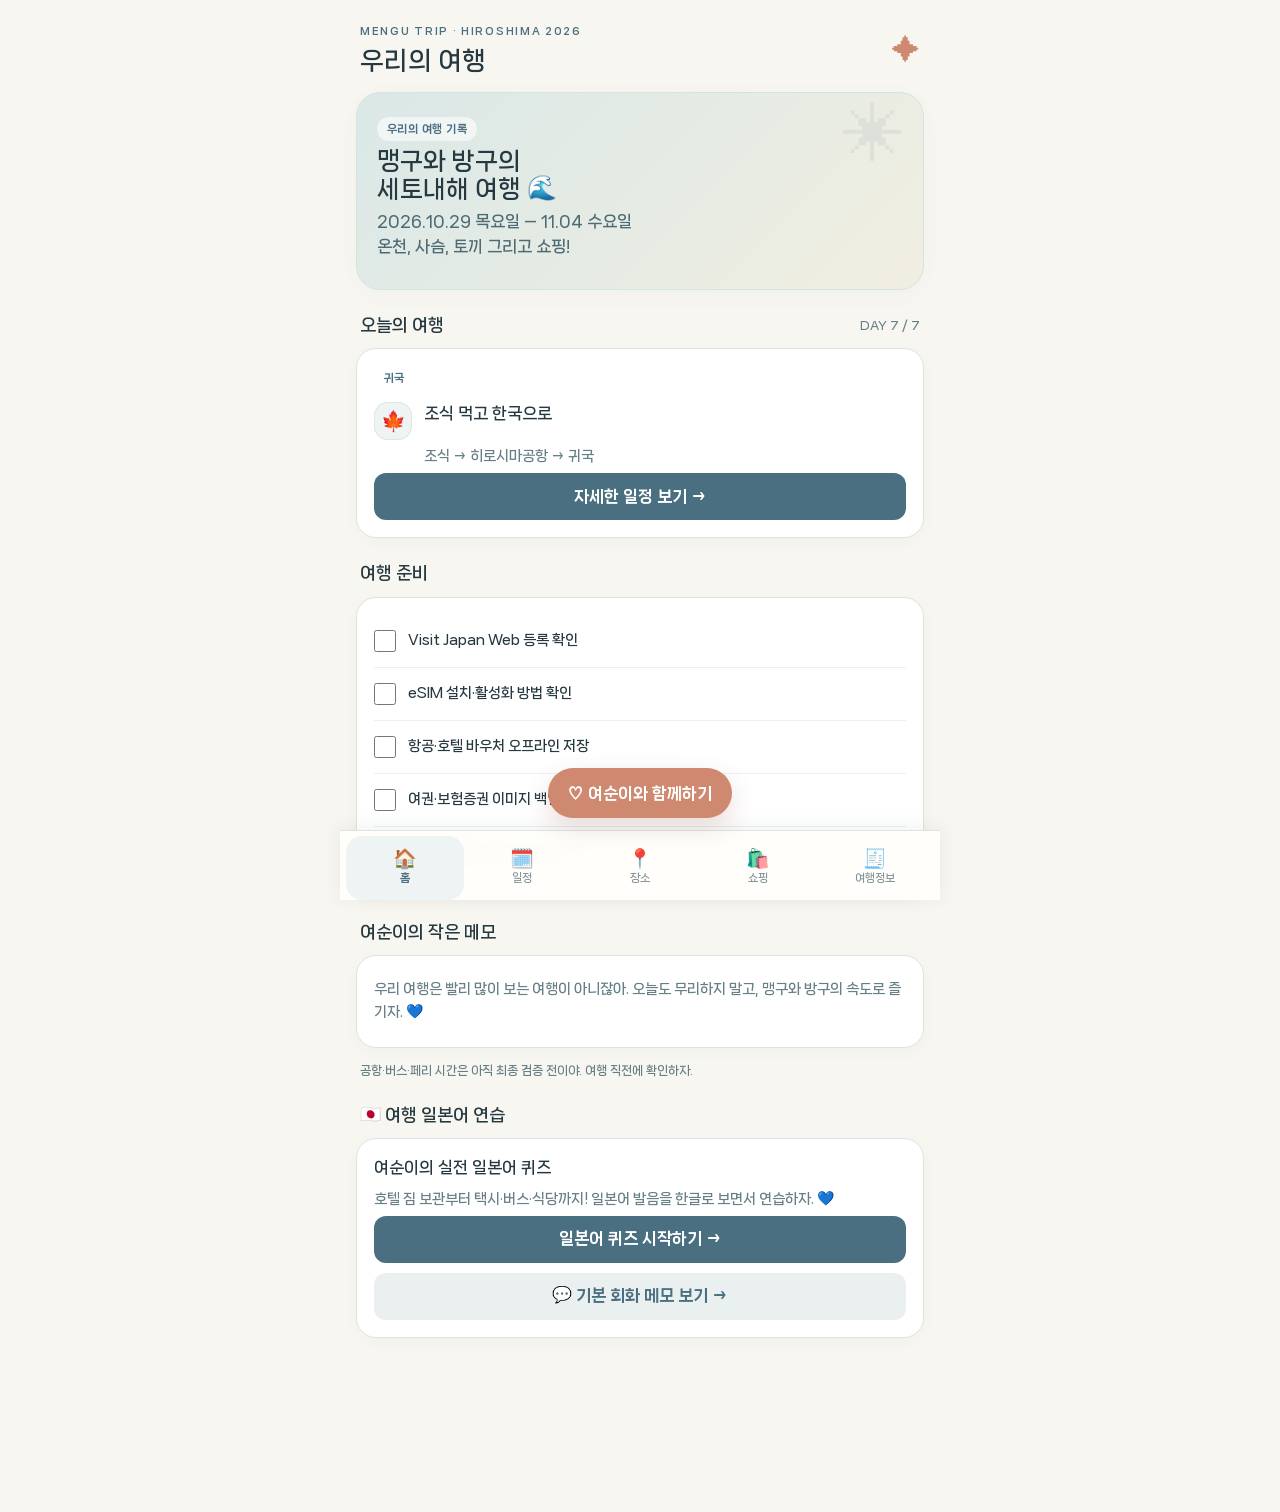
<file: index.html>
<!doctype html><html lang="ko"><head><meta charset="utf-8"><meta name="viewport" content="width=device-width,initial-scale=1,viewport-fit=cover"><meta name="theme-color" content="#f8f6f0"><meta name="apple-mobile-web-app-capable" content="yes"><meta name="apple-mobile-web-app-status-bar-style" content="default"><meta name="apple-mobile-web-app-title" content="맹구 여행"><meta name="description" content="맹구와 방구의 히로시마 여행 노트"><link rel="manifest" href="./manifest.webmanifest"><link rel="apple-touch-icon" href="./assets/icon-192.png"><link rel="stylesheet" href="./style.css"><title>MENGU TRIP · Hiroshima</title></head><body><div id="app"><header class="top"><div><div class="eyebrow">MENGU TRIP · HIROSHIMA 2026</div><h1 id="pageTitle">우리의 여행</h1></div><span class="topmark" aria-hidden="true">✦</span></header><div id="connectionStatus" class="offline-banner" role="status" hidden></div><main id="content" tabindex="-1"></main><nav class="tabs" aria-label="주 메뉴"><button data-tab="home" class="active"><span aria-hidden="true">🏠</span>홈</button><button data-tab="days"><span aria-hidden="true">🗓️</span>일정</button><button data-tab="places"><span aria-hidden="true">📍</span>장소</button><button data-tab="shop"><span aria-hidden="true">🛍️</span>쇼핑</button><button data-tab="info"><span aria-hidden="true">🧾</span>여행정보</button></nav><button class="calm-fab" id="calmFab" type="button" aria-label="여순이와 함께하기">♡ <span>여순이와 함께하기</span></button></div><script src="./app.js" defer></script></body></html>
</file>
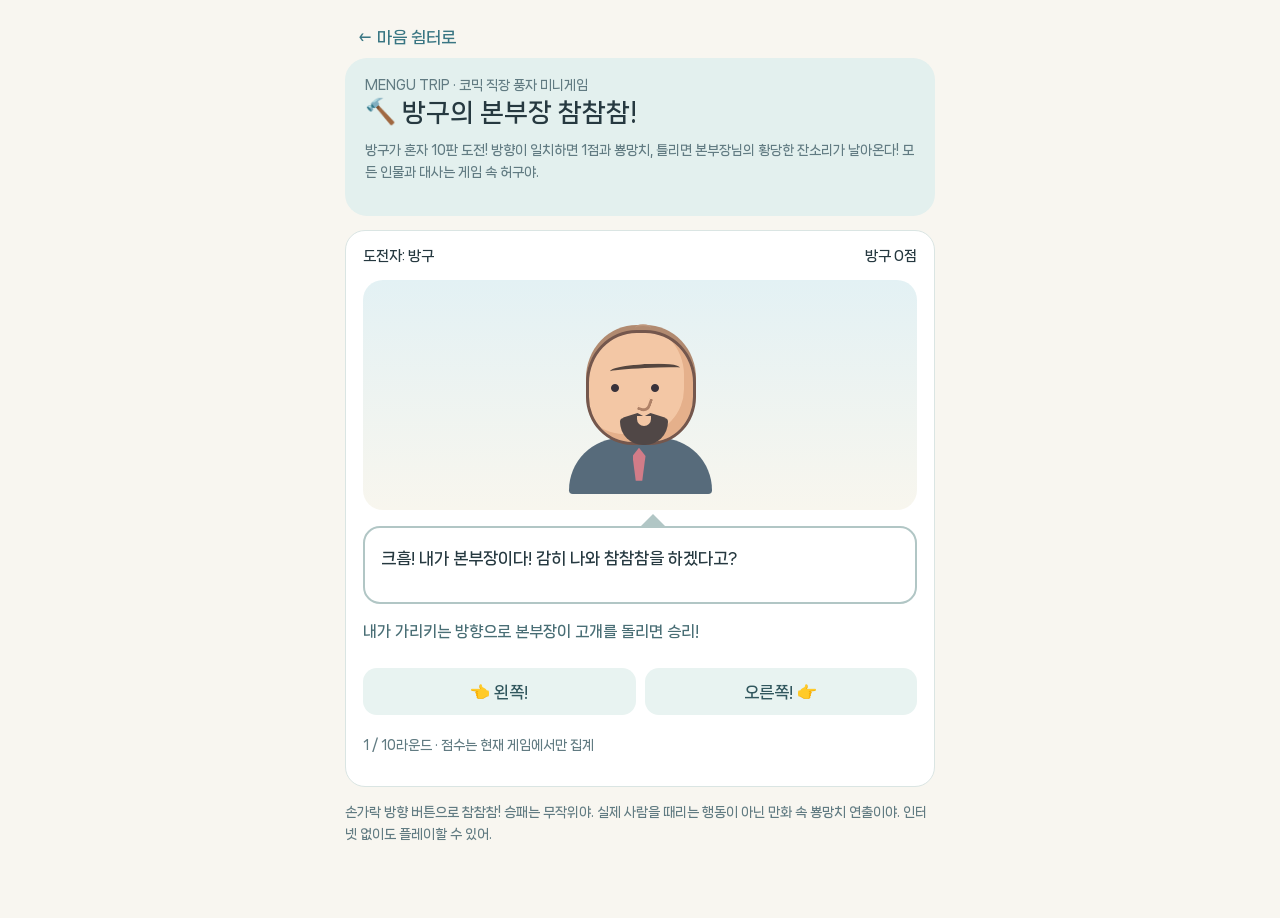
<file: chamcham.html>
<!doctype html><html lang="ko"><head><meta charset="utf-8"><meta name="viewport" content="width=device-width,initial-scale=1,viewport-fit=cover"><meta name="theme-color" content="#f8f6f0"><title>방구의 본부장 참참참 · MENGU TRIP</title><style>
@font-face{font-family:Neo;src:url('./assets/fonts/NanumSquareNeo-Bold.woff2') format('woff2');font-weight:400 700;font-display:swap}@font-face{font-family:Neo;src:url('./assets/fonts/NanumSquareNeo-ExtraBold.woff2') format('woff2');font-weight:800 900;font-display:swap}
:root{font-family:Neo,-apple-system,sans-serif;background:#f8f6f0;color:#263940}*{box-sizing:border-box}body{margin:0;padding:16px 14px 60px}.wrap{max-width:590px;margin:auto}.back{display:inline-block;padding:12px;color:#397683;text-decoration:none}header{background:#e3f0ee;border-radius:22px;padding:20px}h1{margin:5px 0;font-size:25px}p{line-height:1.7}.small{font-size:13px;color:#617b82}.card{background:white;border:1px solid #dae5e3;border-radius:20px;padding:17px;margin:14px 0}.btn{width:100%;font:inherit;border:0;border-radius:14px;background:#287e85;color:white;padding:14px;cursor:pointer;margin:6px 0;font-weight:bold}.btn.secondary{background:#e8f3f1;color:#31575e}button:disabled{opacity:.45}button:focus-visible{outline:3px solid #f3aa70;outline-offset:2px}.row{display:flex;gap:9px}.row>*{flex:1}.score{display:flex;justify-content:space-between;gap:10px;font-size:14px}.stage{height:230px;position:relative;display:grid;place-items:center;overflow:hidden;border-radius:20px;background:linear-gradient(#e3f1f4,#f8f6ee);margin:16px 0}.boss{position:relative;width:155px;height:185px}.head{position:absolute;top:25px;left:23px;width:110px;height:120px;border-radius:48% 48% 44% 44%;background:#f3c7a5;box-shadow:inset -8px -7px #e6b18b;border:3px solid #74574d;transform-origin:center 65%;transition:transform .2s}.head:before{content:'';position:absolute;top:-18px;left:32px;width:42px;height:19px;border:3px solid #9c7964;border-bottom:0;border-radius:50%;opacity:.65}.brow{position:absolute;top:36px;left:23px;font-size:17px;letter-spacing:16px;color:#4c3d3d}.nose{position:absolute;top:61px;left:47px;font-size:17px}.beard{position:absolute;bottom:-5px;left:25px;width:60px;height:36px;background:#534b4b;border-radius:8px 8px 40px 40px}.beard:after{content:'∩';position:absolute;top:-7px;left:21px;color:#f0c5a1;font-size:26px}.suit{position:absolute;bottom:-6px;left:6px;width:143px;height:56px;background:#576b7b;border-radius:55px 55px 4px 4px}.tie{position:absolute;bottom:7px;left:70px;width:13px;height:33px;background:#d17c88;clip-path:polygon(50% 0,100% 25%,75% 100%,25% 100%,0 25%)}.bubble{border:2px solid #b1c6c5;padding:16px;border-radius:17px;min-height:78px;line-height:1.8;font-weight:700;word-break:keep-all;position:relative}.bubble:before{content:'';position:absolute;top:-14px;left:50%;border:13px solid transparent;border-bottom-color:#b1c6c5;border-top:0}.direction{display:grid;grid-template-columns:repeat(3,1fr);gap:7px}.direction .btn{font-size:26px;min-height:64px}.direction .empty{visibility:hidden}.hammer{position:absolute;right:30px;top:-50px;font-size:87px;transform:rotate(-35deg) translateY(-70px);opacity:0;z-index:10}.impact{position:absolute;top:0;left:18%;font-size:39px;font-weight:900;opacity:0;z-index:11;color:#bb5d85;text-shadow:1px 2px #fff}.stage.win .hammer{animation:wham 1s ease both}.stage.win .impact{animation:impact .95s ease both}.stage.win .head{animation:bonk .9s ease both}.stage.loss .head{animation:taunt 1s ease both}.head .eyes{position:absolute;left:18px;top:41px;font-size:24px;color:#39323a}.stage.win .eyes{font-size:0}.stage.win .eyes:after{content:'>0<';font-size:32px;white-space:nowrap}.stage.win .beard{animation:shiver .5s ease}@keyframes wham{0%{opacity:1;transform:rotate(-55deg) translate(45px,-65px)}38%,55%{opacity:1;transform:rotate(15deg) translate(-15px,28px)}100%{opacity:0;transform:rotate(-40deg) translate(45px,-70px)}}@keyframes impact{0%,24%{opacity:0;transform:scale(.5)}40%,70%{opacity:1;transform:scale(1.2) rotate(-10deg)}100%{opacity:0;transform:scale(1.4)}}@keyframes bonk{0%,100%{transform:scale(1)}40%,58%{transform:scale(1.15,.78) translateY(14px)}70%{transform:scale(.93,1.08)}}@keyframes taunt{25%{transform:rotate(-16deg)}55%{transform:rotate(12deg)}85%{transform:rotate(-5deg)}}@keyframes shiver{50%{transform:translateX(5px)}}.hidden{display:none}.msg{font-size:15px;color:#496e75;min-height:28px}.turn{font-size:13px;color:#73838c}input{font:inherit;border:1px solid #c8d7d3;padding:12px;border-radius:10px;width:100%}@media(prefers-reduced-motion:reduce){.stage.win .hammer,.stage.win .head,.stage.win .impact,.stage.loss .head{animation-duration:.15s}}.chant{position:absolute;top:8px;left:0;right:0;text-align:center;font-size:33px;font-weight:900;z-index:12;color:#345c68;text-shadow:0 2px #fff}.stage.anticipation .boss{animation:chantBounce .4s ease-in-out infinite alternate}.stage.reveal .head{transition:transform .3s ease}.boss-arm{position:absolute;left:54%;top:111px;width:115px;height:34px;z-index:8;transform-origin:9px 17px;transform:rotate(75deg) scale(.9);opacity:0;transition:transform .45s cubic-bezier(.2,1.8,.3,1),opacity .15s}.arm-sleeve{position:absolute;left:0;top:8px;width:75px;height:23px;background:#576b7b;border:2px solid #43515c;border-radius:12px}.arm-hand{position:absolute;left:67px;top:-5px;font-size:38px;display:block;transform:rotate(90deg)}.boss-arm.point-left{opacity:1;transform:rotate(193deg) scale(1)}.boss-arm.point-right{opacity:1;transform:rotate(-14deg) scale(1)}.stage.reveal:has(.point-left) .head{transform:rotate(-13deg)}.stage.reveal:has(.point-right) .head{transform:rotate(13deg)}@keyframes chantBounce{0%{transform:translateY(0)}100%{transform:translateY(-5px)}}@media(prefers-reduced-motion:reduce){.stage.anticipation .boss{animation:none}.boss-arm{transition-duration:.1s}}.head{border-radius:46% 46% 42% 42%;top:27px;height:115px;box-shadow:inset -9px -8px #e5b08b,0 -5px 0 #b18a70}.head:before{top:-9px;left:46px;width:16px;height:6px;border:0;border-top:2px solid #c19a80;opacity:.8}.brow{position:absolute;top:31px;left:21px;width:70px;height:11px;border-top:4px solid #55463f;border-radius:50%;transform:rotate(-3deg)}.eyes{top:43px!important;left:20px!important;letter-spacing:2px}.nose{top:64px!important;left:50px!important;width:12px;height:15px;border-right:3px solid #ae8167;border-bottom:3px solid #ae8167;border-radius:0 0 8px 0;transform:rotate(20deg)}.mustache{position:absolute;top:79px;left:34px;width:43px;height:12px;background:#504746;border-radius:70% 70% 45% 45%;clip-path:polygon(0 50%,35% 10%,50% 40%,65% 10%,100% 50%,80% 100%,50% 65%,20% 100%)}.beard{left:31px!important;bottom:-3px!important;width:48px!important;height:27px!important;border-radius:5px 5px 30px 30px!important;background:#504746!important}.beard:after{content:'';left:17px;top:-2px;width:14px;height:10px;border-radius:0 0 9px 9px;background:#f3c7a5;font-size:0}.stage.win .eyes:after{letter-spacing:-2px}.boss-arm{left:50%!important;top:157px!important;z-index:3!important;transform-origin:0 17px!important;pointer-events:none}.boss-arm.point-left{transform:translateX(-28px) rotate(202deg) scale(.95)!important}.boss-arm.point-right{transform:translateX(35px) rotate(-22deg) scale(.95)!important}.arm-sleeve{width:78px!important;height:21px!important}.arm-hand{left:69px!important;top:-6px!important;font-size:34px!important}.stage.reveal:has(.point-left) .head,.stage.reveal:has(.point-right) .head{transform:none!important}</style></head><body><div class="wrap"><a class="back" href="./mind.html">← 마음 쉼터로</a><header><div class="small">MENGU TRIP · 코믹 직장 풍자 미니게임</div><h1>🔨 방구의 본부장 참참참!</h1><p class="small">방구가 혼자 10판 도전! 방향이 일치하면 1점과 뿅망치, 틀리면 본부장님의 황당한 잔소리가 날아온다! 모든 인물과 대사는 게임 속 허구야.</p></header>
<section class="card"><div class="score"><strong id="turn">도전자: 방구</strong><strong id="score">방구 0점</strong></div><div class="stage" id="stage"><div class="chant" id="chant" aria-live="polite"></div><div class="boss-arm" id="bossArm"><span class="arm-sleeve"></span><span class="arm-hand">☝🏻</span></div><div class="hammer">🔨</div><div class="impact">땡! 켁!</div><div class="boss"><div class="suit"></div><div class="tie"></div><div class="head"><span class="brow"></span><span class="eyes">•　•</span><span class="nose"></span><span class="mustache"></span><div class="beard"></div></div></div></div><div class="bubble" id="speech">크흠! 내가 본부장이다! 감히 나와 참참참을 하겠다고?</div><p class="msg" id="result">내가 가리키는 방향으로 본부장이 고개를 돌리면 승리!</p><div id="controls"><div class="row"><button class="btn secondary" data-dir="left">👈 왼쪽!</button><button class="btn secondary" data-dir="right">오른쪽! 👉</button></div></div><button class="btn secondary" id="next" hidden>다음 판 →</button><button class="btn secondary" id="again" hidden>한 번 더 10판!</button><p class="small" id="round">1 / 10라운드 · 점수는 현재 게임에서만 집계</p></section><p class="small">손가락 방향 버튼으로 참참참! 승패는 무작위야. 실제 사람을 때리는 행동이 아닌 만화 속 뿅망치 연출이야. 인터넷 없이도 플레이할 수 있어.</p></div><script>
const $=x=>document.getElementById(x);
const insults=['민팀장! 회의실로 당장 들어오라고 해!','사업계획은 오늘 바꾸고 출시일은 그대로 갑시다!','이건 기획팀 일이 아니고 디자인팀이 알아서 해야지!','왜 아직도 결재가 안 올라왔나? 내가 반려한 건 맞지만!','이 보고서 누가 썼어? 글씨가 너무 많잖아!','다들 AI 쓴다면서 왜 내가 원하는 답은 없나?','이번 주에 서비스 전면 개편 한번 해보자고!','회의는 짧게! 자, 내가 두 시간만 이야기하지!','내가 말한 건 그게 아니야! 근데 뭘 말했는진 기억 안 나!','담당자가 누구야? 일단 민팀장부터 불러!','개발 일정? 그건 마음먹기에 달린 거 아닌가?','우리 회사는 소통이 중요해! 그러니까 내 말 잘 들어!','왜 일정이 밀리지? 요구사항은 아까 추가했지만!','수정은 간단하지? 버튼 색깔이랑 서비스 구조만 바꾸면 돼!','오늘 퇴근 전에 내일 회의자료 좀 만들어 봅시다!','다음 주에 전략 바뀔 수도 있지만 오늘 안에 확정해!','기획서는 세 줄로 요약하고 상세설명은 백 페이지로 줘!','성과는 내 덕분이고 문제는 팀에서 해결해야지!','대표님께는 내가 보고할 테니 다들 자료만 만들어!','나 없는 회의에서 왜 아무것도 결정하지 않았나?','점심시간에도 전화는 받아야 하는 거 아닌가?','지금 바로 수정해! 아니, 내일 다시 바꿀 수도 있어!','사업기획서는 완성하고 떠나냐?','민팀장 어디 갔나!!! 왜 전화를 안 받아!!','나만 회사에서 살아남아야지.','연구소 애기들만 일 잘하네, 진짜 못 봐주겠다!','포털서비스 팀 싹 다 물갈이야!!','이 회의는 내가 말 다 할 때까지 안 끝나!','기획서는 어디 있어? 아니, 내가 시킨 기획서 말고!','보고서는 다섯 장으로 줄이고 설명은 한 시간 해!','휴가? 일단 결재부터 세 번 받아!','누가 내 커피에서 얼음을 뺐나!','우리 때는 야근이 곧 열정이었어!','다 좋은데 전부 처음부터 다시 해봅시다!','자네, 이 슬라이드 글씨가 왜 이렇게 작아!','대표님 오셨나? 모두 똑바로 앉아!','내가 지시한 적은 없지만 왜 아직 안 했나?','갑자기 생각났는데 오늘 안에 해보자고!'];
const dirs=['left','right'];const symbols={left:'←',right:'→',up:'↑',down:'↓'};let n=1,score=0,locked=false,last='';let timer=null;
function typeLine(t){clearInterval(timer);const e=$('speech');e.textContent='';let i=0;timer=setInterval(()=>{i+=2;e.textContent=Array.from(t).slice(0,i).join('');if(i>=Array.from(t).length)clearInterval(timer);},40);}
function render(){$('turn').textContent='도전자: 방구';$('score').textContent='방구 '+score+'점';$('round').textContent=n+' / 10라운드';$('next').hidden=true;$('again').hidden=true;$('controls').hidden=false;$('stage').className='stage';$('result').textContent='방향을 선택해! 본부장이 같은 방향으로 돌면 승리.';}
function play(dir){
 if(locked||n>10)return;locked=true;clearInterval(timer);const boss=dirs[Math.floor(Math.random()*2)],won=dir===boss;
 const stage=$('stage'),arm=$('bossArm'),chant=$('chant');
 $('controls').hidden=true;stage.className='stage';arm.className='boss-arm';$('speech').textContent='';$('result').textContent='준비…';
 chant.textContent='참참…';stage.classList.add('anticipation');
 setTimeout(()=>{chant.textContent='참!';stage.classList.remove('anticipation');stage.classList.add('reveal');arm.classList.add('point-'+boss);$('result').textContent='본부장의 손이 '+symbols[boss]+' 움직인다!';},1000);
 setTimeout(()=>{
   chant.textContent=won?'성공!':'실패!';
   stage.classList.remove('reveal');stage.classList.add(won?'win':'loss');
   if(won)score++;$('score').textContent='방구 '+score+'점';
   $('result').textContent='내 선택 '+symbols[dir]+' / 본부장 '+symbols[boss]+' · '+(won?'성공! 1점 획득!':'실패!');
   if(won)typeLine('케에엑! 이 녀석, 참참참 실력만 늘었구나!');
   else {const pool=insults.filter(x=>x!==last);last=pool[Math.floor(Math.random()*pool.length)];typeLine(last);}
 },1750);
 setTimeout(()=>{
   if(n<10)$('next').hidden=false;
   else {$('result').textContent+=' · 방구 최종 '+score+' / 10점!';$('again').hidden=false;}
 },3400);
}
document.querySelectorAll('[data-dir]').forEach(b=>b.onclick=()=>play(b.dataset.dir));
$('next').onclick=()=>{n++;locked=false;render();typeLine('다음 사람! 자네는 나를 이길 수 있겠나?');};$('again').onclick=()=>{n=1;score=0;locked=false;render();typeLine('흠흠! 다시 도전해보게!');};document.addEventListener('visibilitychange',()=>{if(document.hidden)clearInterval(timer);});
</script></body></html>
</file>
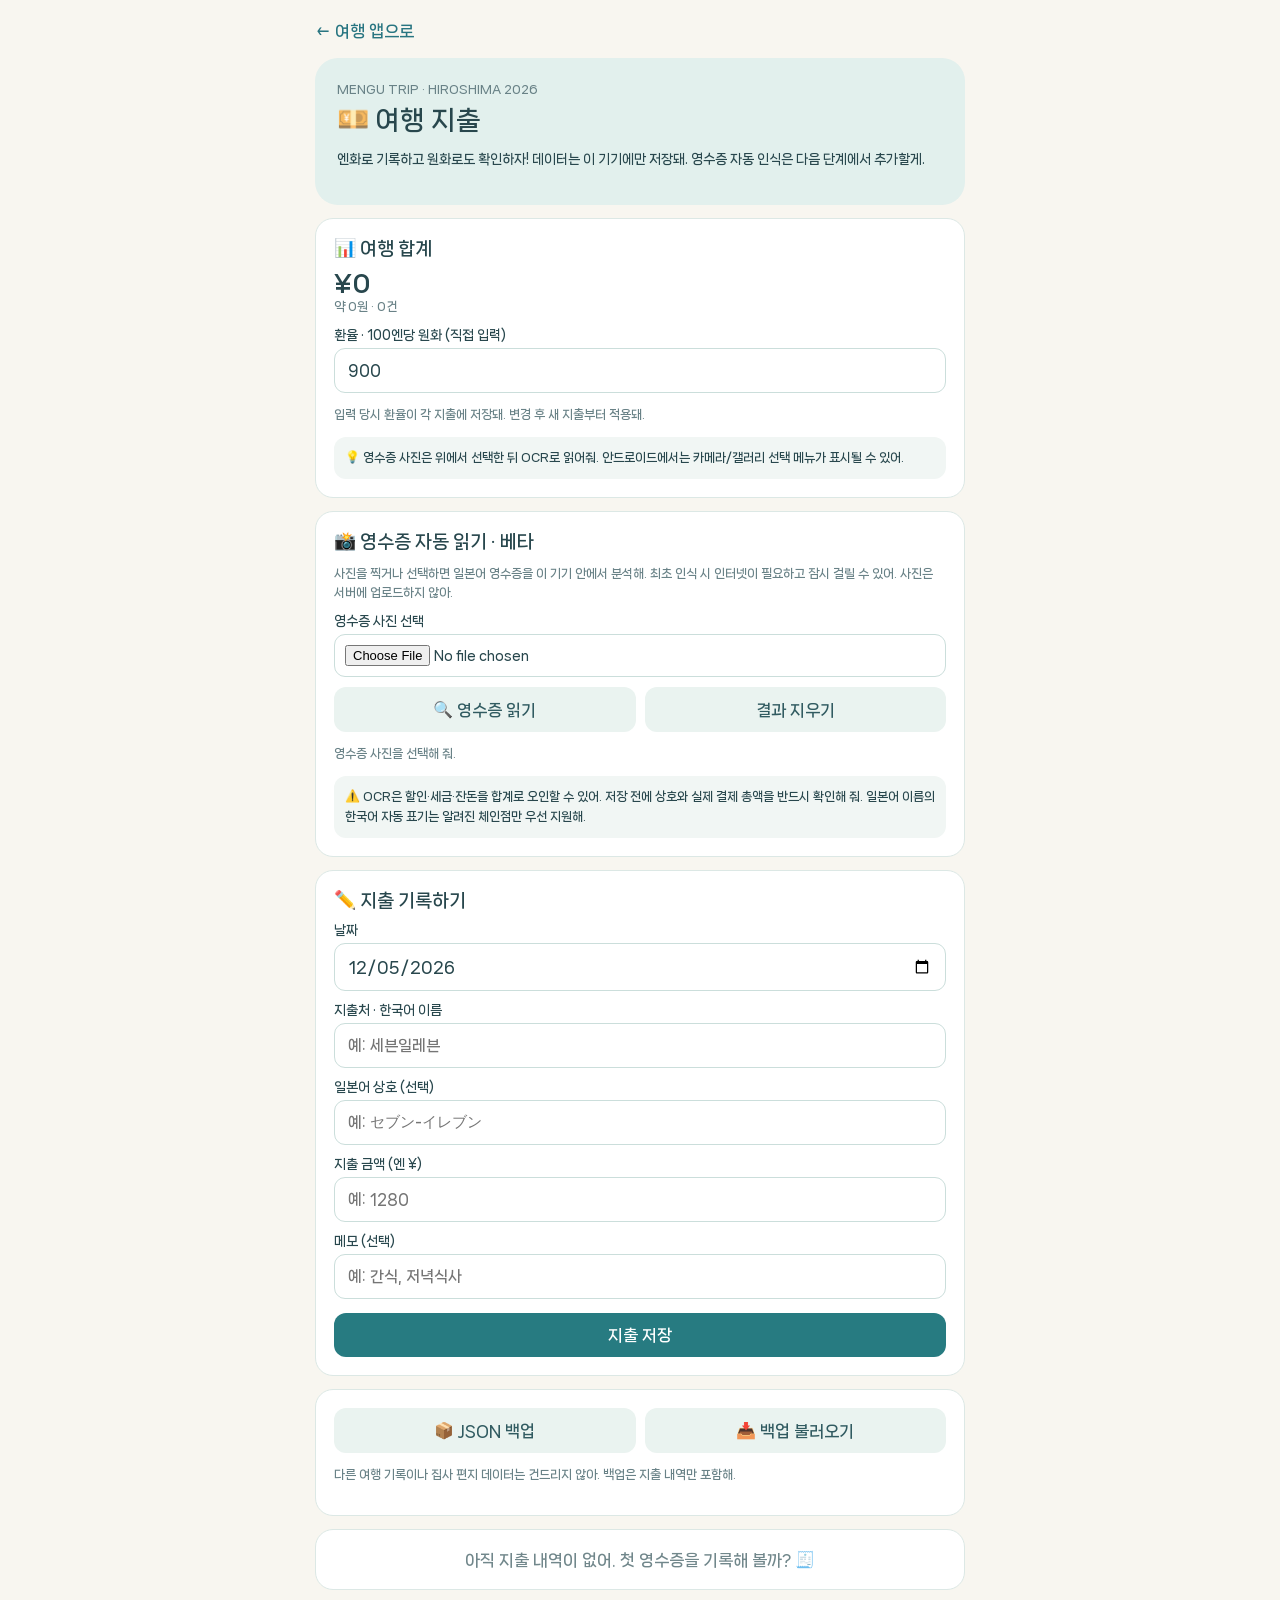
<file: expenses.html>
<!doctype html><html lang="ko"><head><meta charset="utf-8"><meta name="viewport" content="width=device-width,initial-scale=1"><meta name="theme-color" content="#f8f6f0"><title>여행 지출 · MENGU TRIP</title><style>@font-face{font-family:Neo;src:url('./assets/fonts/NanumSquareNeo-Bold.woff2') format('woff2');font-weight:400 700;font-display:swap}@font-face{font-family:Neo;src:url('./assets/fonts/NanumSquareNeo-ExtraBold.woff2') format('woff2');font-weight:800 900;font-display:swap}*{box-sizing:border-box}body{background:#f8f6f0;color:#28474d;font-family:Neo,-apple-system,sans-serif;margin:0;padding:18px 14px 80px}.wrap{max-width:650px;margin:auto}.back{display:inline-block;text-decoration:none;color:#287581;margin:4px 0 18px}.hero{background:#e2f0ed;padding:22px;border-radius:23px}.hero h1{margin:5px 0;font-size:26px}.hero p{font-size:13px;line-height:1.7}.card{background:#fff;border:1px solid #dce8e5;border-radius:18px;padding:18px;margin:13px 0}h2{font-size:18px;margin:0 0 12px}label{display:block;font-size:13px;margin:12px 0 6px}input,select{width:100%;border:1px solid #cbdedb;border-radius:11px;padding:13px;background:white;font:inherit;font-size:15px;color:#28474d}.btn{border:0;border-radius:12px;background:#277b81;color:#fff;padding:13px;font:inherit;cursor:pointer}.btn.secondary{background:#eaf3f0;color:#315b61}.btn.danger{background:#fff0ed;color:#ad4b4b}.row{display:flex;gap:9px}.row>*{flex:1}.small{font-size:12px;color:#698287;line-height:1.6}.totals{font-size:24px;font-weight:900}.item{padding:14px 0;border-top:1px solid #e8eeec}.item:first-child{border-top:0}.item-head{display:flex;justify-content:space-between;gap:12px}.item-name{font-size:16px}.money{text-align:right;white-space:nowrap}.money strong{display:block}.money span{font-size:12px;color:#71878b}.dayhead{display:flex;justify-content:space-between;align-items:center;gap:10px}.dayhead h2{margin:0}.actions{display:flex;gap:8px;margin-top:10px}.actions button{padding:8px 12px;font-size:12px}.empty{color:#71878b;text-align:center;padding:20px}.note{background:#f1f6f4;border-radius:12px;padding:11px;font-size:12px;line-height:1.7}button:focus-visible,input:focus-visible{outline:3px solid #efba85;outline-offset:2px}input[type=date]{display:block!important;min-width:0!important;max-width:100%!important;width:100%!important;box-sizing:border-box!important;overflow:hidden;font-size:16px!important}input[type=date]::-webkit-date-and-time-value{text-align:left;min-width:0}input[type=date]::-webkit-datetime-edit{padding:0;min-width:0}.row{min-width:0}.row>*{min-width:0}input[type=file]{font-size:13px;padding:10px}button{touch-action:manipulation}input[type=date]{width:100%;max-width:100%;min-width:0;display:block;box-sizing:border-box;overflow:hidden}input[type=date]::-webkit-date-and-time-value{min-width:0;text-align:left}</style></head><body><div class="wrap"><a class="back" href="./index.html">← 여행 앱으로</a><header class="hero"><div class="small">MENGU TRIP · HIROSHIMA 2026</div><h1>💴 여행 지출</h1><p>엔화로 기록하고 원화로도 확인하자! 데이터는 이 기기에만 저장돼. 영수증 자동 인식은 다음 단계에서 추가할게.</p></header><section class="card"><h2>📊 여행 합계</h2><div class="totals" id="total">¥0</div><div id="krwTotal" class="small"></div><label for="rate">환율 · 100엔당 원화 (직접 입력)</label><input id="rate" type="number" min="0.01" step="0.01" inputmode="decimal" value="900"><p class="small">입력 당시 환율이 각 지출에 저장돼. 변경 후 새 지출부터 적용돼.</p><div class="note">💡 영수증 사진은 위에서 선택한 뒤 OCR로 읽어줘. 안드로이드에서는 카메라/갤러리 선택 메뉴가 표시될 수 있어.</div></section><section class="card"><h2>📸 영수증 자동 읽기 · 베타</h2><p class="small">사진을 찍거나 선택하면 일본어 영수증을 이 기기 안에서 분석해. 최초 인식 시 인터넷이 필요하고 잠시 걸릴 수 있어. 사진은 서버에 업로드하지 않아.</p><label for="receipt">영수증 사진 선택</label><input id="receipt" type="file" accept="image/*"><div class="row" style="margin-top:10px"><button class="btn secondary" id="recognize" type="button">🔍 영수증 읽기</button><button class="btn secondary" id="clearOcr" type="button">결과 지우기</button></div><p id="ocrStatus" class="small" role="status" aria-live="polite">영수증 사진을 선택해 줘.</p><details id="ocrDetails" hidden><summary>인식된 원문 확인</summary><pre id="ocrText" style="white-space:pre-wrap;overflow-wrap:anywhere;font-size:12px;max-height:250px;overflow:auto"></pre></details><div class="note">⚠️ OCR은 할인·세금·잔돈을 합계로 오인할 수 있어. <strong>저장 전에 상호와 실제 결제 총액을 반드시 확인해 줘.</strong> 일본어 이름의 한국어 자동 표기는 알려진 체인점만 우선 지원해.</div></section><section class="card"><h2 id="formTitle">✏️ 지출 기록하기</h2><form id="form"><label for="date">날짜</label><input id="date" type="date" required><label for="name">지출처 · 한국어 이름</label><input id="name" required maxlength="100" placeholder="예: 세븐일레븐"><label for="original">일본어 상호 (선택)</label><input id="original" maxlength="120" placeholder="예: セブン-イレブン"><label for="amount">지출 금액 (엔 ¥)</label><input id="amount" type="number" min="1" step="1" inputmode="numeric" required placeholder="예: 1280"><label for="memo">메모 (선택)</label><input id="memo" maxlength="200" placeholder="예: 간식, 저녁식사"><div class="row" style="margin-top:14px"><button class="btn" id="save" type="submit">지출 저장</button><button class="btn secondary" type="button" id="cancel" hidden>수정 취소</button></div></form></section><section class="card"><div class="row"><button class="btn secondary" id="export" type="button">📦 JSON 백업</button><button class="btn secondary" id="importBtn" type="button">📥 백업 불러오기</button></div><input id="importFile" type="file" accept=".json,application/json" hidden><p class="small">다른 여행 기록이나 집사 편지 데이터는 건드리지 않아. 백업은 지출 내역만 포함해.</p></section><section id="list"></section></div><script>
'use strict';const $=id=>document.getElementById(id),KEY='mengu-trip-expenses-v1',RATE='mengu-trip-expense-rate-v1';let items=[],editing=null;const yen=n=>'¥'+Math.round(n).toLocaleString('ko-KR'),won=n=>'약 '+Math.round(n).toLocaleString('ko-KR')+'원';const today=()=>new Date().toLocaleDateString('sv-SE');function load(){try{const v=JSON.parse(localStorage.getItem(KEY)||'[]');items=Array.isArray(v)?v.filter(x=>x&&typeof x.id==='string'&&Number.isFinite(+x.amount)&&+x.amount>0):[];}catch{items=[];}const r=+localStorage.getItem(RATE);if(Number.isFinite(r)&&r>0)$('rate').value=r;$('date').value=today();render();}function save(){try{localStorage.setItem(KEY,JSON.stringify(items));return true;}catch(e){alert('저장에 실패했어. 저장 공간을 확인해 줘.');return false;}}function rate(){const r=Number($('rate').value);return Number.isFinite(r)&&r>0?r:900;}function formatDay(d){return d.replace(/-/g,'. ')}function render(){const total=items.reduce((a,b)=>a+Number(b.amount),0),krw=items.reduce((a,b)=>a+Number(b.amount)*Number(b.rate)/100,0);$('total').textContent=yen(total);$('krwTotal').textContent=won(krw)+' · '+items.length+'건';const root=$('list');root.replaceChildren();const days=[...new Set(items.map(x=>x.date))].sort().reverse();if(!days.length){const e=document.createElement('section');e.className='card empty';e.textContent='아직 지출 내역이 없어. 첫 영수증을 기록해 볼까? 🧾';root.append(e);return;}days.forEach(date=>{const dayItems=items.filter(x=>x.date===date),box=document.createElement('section');box.className='card';const head=document.createElement('div');head.className='dayhead';const title=document.createElement('h2');title.textContent='📅 '+formatDay(date);const subtotal=document.createElement('strong');subtotal.textContent=yen(dayItems.reduce((a,b)=>a+Number(b.amount),0));head.append(title,subtotal);box.append(head);dayItems.forEach(item=>{const row=document.createElement('div');row.className='item';const top=document.createElement('div');top.className='item-head';const info=document.createElement('div');const nm=document.createElement('strong');nm.className='item-name';nm.textContent=item.name;info.append(nm);if(item.original){const j=document.createElement('div');j.className='small';j.textContent=item.original;info.append(j);}if(item.memo){const m=document.createElement('div');m.className='small';m.textContent=item.memo;info.append(m);}const cost=document.createElement('div');cost.className='money';const y=document.createElement('strong');y.textContent=yen(item.amount);const k=document.createElement('span');k.textContent=won(item.amount*item.rate/100);cost.append(y,k);top.append(info,cost);const actions=document.createElement('div');actions.className='actions';const edit=document.createElement('button');edit.className='btn secondary';edit.textContent='수정';edit.onclick=()=>startEdit(item.id);const del=document.createElement('button');del.className='btn danger';del.textContent='삭제';del.onclick=()=>{if(confirm(item.name+' 지출을 삭제할까?')){const next=items.filter(x=>x.id!==item.id);const old=items;items=next;if(!save())items=old;render();}};actions.append(edit,del);row.append(top,actions);box.append(row);});root.append(box);});}function startEdit(id){const item=items.find(x=>x.id===id);if(!item)return;editing=id;for(const key of ['date','name','original','amount','memo'])$(key).value=item[key]??'';$('formTitle').textContent='✏️ 지출 수정하기';$('save').textContent='수정 저장';$('cancel').hidden=false;document.getElementById('form').scrollIntoView({behavior:'smooth',block:'start'});}function reset(){editing=null;$('form').reset();$('date').value=today();$('formTitle').textContent='✏️ 지출 기록하기';$('save').textContent='지출 저장';$('cancel').hidden=true;}$('form').onsubmit=e=>{e.preventDefault();const amount=Number($('amount').value),r=rate(),date=$('date').value,name=$('name').value.trim();if(!/^\d{4}-\d{2}-\d{2}$/.test(date)||!name||!Number.isSafeInteger(amount)||amount<1||!Number.isFinite(r)||r<=0){alert('날짜, 지출처, 금액, 환율을 확인해 줘.');return;}const prev=items;const old=editing?items.find(x=>x.id===editing):null;const item={id:old?.id||('e-'+Date.now()+'-'+Math.random().toString(36).slice(2)),date,name,original:$('original').value.trim(),amount,memo:$('memo').value.trim(),rate:old?.rate??r};items=old?items.map(x=>x.id===old.id?item:x):[...items,item];if(!save()){items=prev;return;}reset();render();};$('cancel').onclick=reset;$('rate').onchange=()=>{const r=Number($('rate').value);if(!Number.isFinite(r)||r<=0){alert('환율은 0보다 커야 해.');return;}try{localStorage.setItem(RATE,String(r));}catch(e){alert('환율 저장에 실패했어.');}};$('export').onclick=()=>{const blob=new Blob([JSON.stringify({app:'MENGU TRIP',type:'expenses',version:1,exportedAt:new Date().toISOString(),items},null,2)],{type:'application/json'});const a=document.createElement('a');const url=URL.createObjectURL(blob);a.href=url;a.download='mengu-trip-expenses-'+today()+'.json';a.click();setTimeout(()=>URL.revokeObjectURL(url),1500);};$('importBtn').onclick=()=>$('importFile').click();$('importFile').onchange=async e=>{const file=e.target.files?.[0];if(!file)return;try{const data=JSON.parse(await file.text());if(data.type!=='expenses'||!Array.isArray(data.items))throw Error('지출 백업 파일이 아니야');const valid=data.items.filter(x=>x&&typeof x.id==='string'&&/^\d{4}-\d{2}-\d{2}$/.test(x.date)&&typeof x.name==='string'&&Number.isSafeInteger(Number(x.amount))&&Number(x.amount)>0&&Number.isFinite(Number(x.rate))&&Number(x.rate)>0);if(valid.length!==data.items.length)throw Error('일부 항목의 데이터가 잘못됐어');if(!confirm('현재 지출 '+items.length+'건을 백업 '+valid.length+'건으로 교체할까?'))return;const old=items;items=valid;if(!save()){items=old;return;}reset();render();alert('지출 내역을 불러왔어!');}catch(err){alert('불러오지 못했어: '+err.message);}finally{e.target.value='';}};
// Browser-side OCR: Tesseract.js is downloaded over HTTPS on demand; no receipt image is uploaded.
const chainNames=[[/セブン.?イレブン|７.?ＥＬＥＶＥＮ|7.?ELEVEN/i,'세븐일레븐'],[/ファミリーマート|FamilyMart/i,'패밀리마트'],[/ローソン|LAWSON/i,'로손'],[/ドン.?キホーテ|DON.?QUIJOTE/i,'돈키호테'],[/マックスバリュ|MaxValu/i,'맥스밸류'],[/イオン|AEON/i,'이온'],[/ダイソー|DAISO/i,'다이소'],[/ユニクロ|UNIQLO/i,'유니클로'],[/マツモトキヨシ/i,'마츠모토키요시'],[/スシロー/i,'스시로'],[/くら寿司/i,'쿠라스시'],[/すき家/i,'스키야'],[/松屋/i,'마츠야'],[/ローソンストア/i,'로손스토어']];
function ocrMerchant(text){const lines=text.split(/\r?\n/).map(x=>x.trim()).filter(Boolean);const chain=chainNames.find(([re])=>re.test(text));if(chain){const orig=lines.find(line=>chain[0].test(line))||'';return {name:chain[1],original:orig.slice(0,120)};}const stop=/領収|レシート|合計|小計|消費税|電話|TEL|〒|お買上|日時|現金|クレジット|カード|釣銭|担当|番号|登録|明細|税込|税抜|取引|インボイス|^\d|http|www\./i;const line=lines.slice(0,12).find(x=>/[\u3040-\u30ff\u3400-\u9fffA-Za-z]{2,}/.test(x)&&!stop.test(x)&&x.length<65);return {name:line||'',original:line||''};}
function ocrTotal(text){const lines=text.split(/\r?\n/).map(x=>x.trim()).filter(Boolean);const amounts=line=>[...line.matchAll(/(?:[¥￥]\s*)?([0-9０-９][0-9０-９,，.．]{0,11})\s*(?:円|[¥￥])?/g)].map(m=>Number(m[1].replace(/[０-９]/g,c=>String(c.charCodeAt(0)-65296)).replace(/[，,]/g,'').replace(/[．]/g,'.'))).filter(v=>Number.isSafeInteger(v)&&v>0&&v<10000000);const top=/合\s*計|総\s*合\s*計|お\s*支\s*払\s*い|ご\s*請\s*求|請\s*求\s*額|お買上金額|TOTAL|現計|領収金額|お支払金額/i;const exclude=/小計|税額|消費税|お預り|預り|お釣|釣銭|値引|割引|ポイント|税率|単価|おつり/i;const candidates=[];lines.forEach((line,i)=>{if(top.test(line)&&!exclude.test(line)){const tail=line.replace(/^.*?(?:合\s*計|お\s*支\s*払\s*い|ご\s*請\s*求|請\s*求\s*額|お買上金額|TOTAL|現計|領収金額|お支払金額)/i,'');let nums=amounts(tail);if(!nums.length&&i+1<lines.length)nums=amounts(lines[i+1]);if(nums.length)candidates.push({value:Math.max(...nums),i});}});return candidates.length?candidates[candidates.length-1].value:null;}
function loadOcrLibrary(){return new Promise((resolve,reject)=>{if(window.Tesseract){resolve(window.Tesseract);return;}const script=document.createElement('script');script.src='https://cdn.jsdelivr.net/npm/tesseract.js@5.1.1/dist/tesseract.min.js';script.onload=()=>window.Tesseract?resolve(window.Tesseract):reject(Error('OCR 라이브러리를 불러오지 못했어'));script.onerror=()=>reject(Error('인터넷 연결 또는 OCR 라이브러리 다운로드에 실패했어'));document.head.append(script);});}
$('recognize').onclick=async()=>{const file=$('receipt').files?.[0];if(!file){alert('먼저 영수증 사진을 선택해 줘.');return;}if(!navigator.onLine){alert('첫 OCR 인식에는 인터넷 연결이 필요해. 지금은 직접 입력해 줘.');return;}if(file.size>18*1024*1024){alert('18MB 이하 사진을 선택해 줘.');return;}const button=$('recognize');button.disabled=true;let worker=null;let url=null;try{$('ocrStatus').textContent='일본어 인식 엔진을 준비하고 있어… (최초 10~40초 이상 걸릴 수 있어)';const T=await loadOcrLibrary();worker=await T.createWorker('jpn+eng',1,{logger:m=>{if(m.status==='recognizing text')$('ocrStatus').textContent='영수증 읽는 중… '+Math.round((m.progress||0)*100)+'%';}});url=URL.createObjectURL(file);const result=await worker.recognize(url);const text=result.data.text||'';if(!text.trim())throw Error('글자를 찾지 못했어. 밝은 곳에서 영수증 전체가 나오게 다시 찍어 줘.');$('ocrText').textContent=text;$('ocrDetails').hidden=false;const merchant=ocrMerchant(text),total=ocrTotal(text);if(merchant.original)$('original').value=merchant.original;if(merchant.name)$('name').value=merchant.name;if(total)$('amount').value=total;$('ocrStatus').textContent='읽기 완료! '+(merchant.name?'지출처 후보 확인됨 · ':'')+(total?'합계 후보 '+yen(total)+' · ':'합계 자동 추출 실패 · ')+'아래 입력칸에서 반드시 확인 후 저장해 줘.';$('form').scrollIntoView({behavior:'smooth',block:'start'});}catch(e){$('ocrStatus').textContent='인식 실패: '+e.message+' · 수동 입력은 계속 가능해.';}finally{if(worker)try{await worker.terminate();}catch(e){}if(url)URL.revokeObjectURL(url);button.disabled=false;}};
$('clearOcr').onclick=()=>{$('receipt').value='';$('ocrText').textContent='';$('ocrDetails').hidden=true;$('ocrStatus').textContent='영수증 사진을 선택해 줘.';};
load();
</script></body></html>
</file>
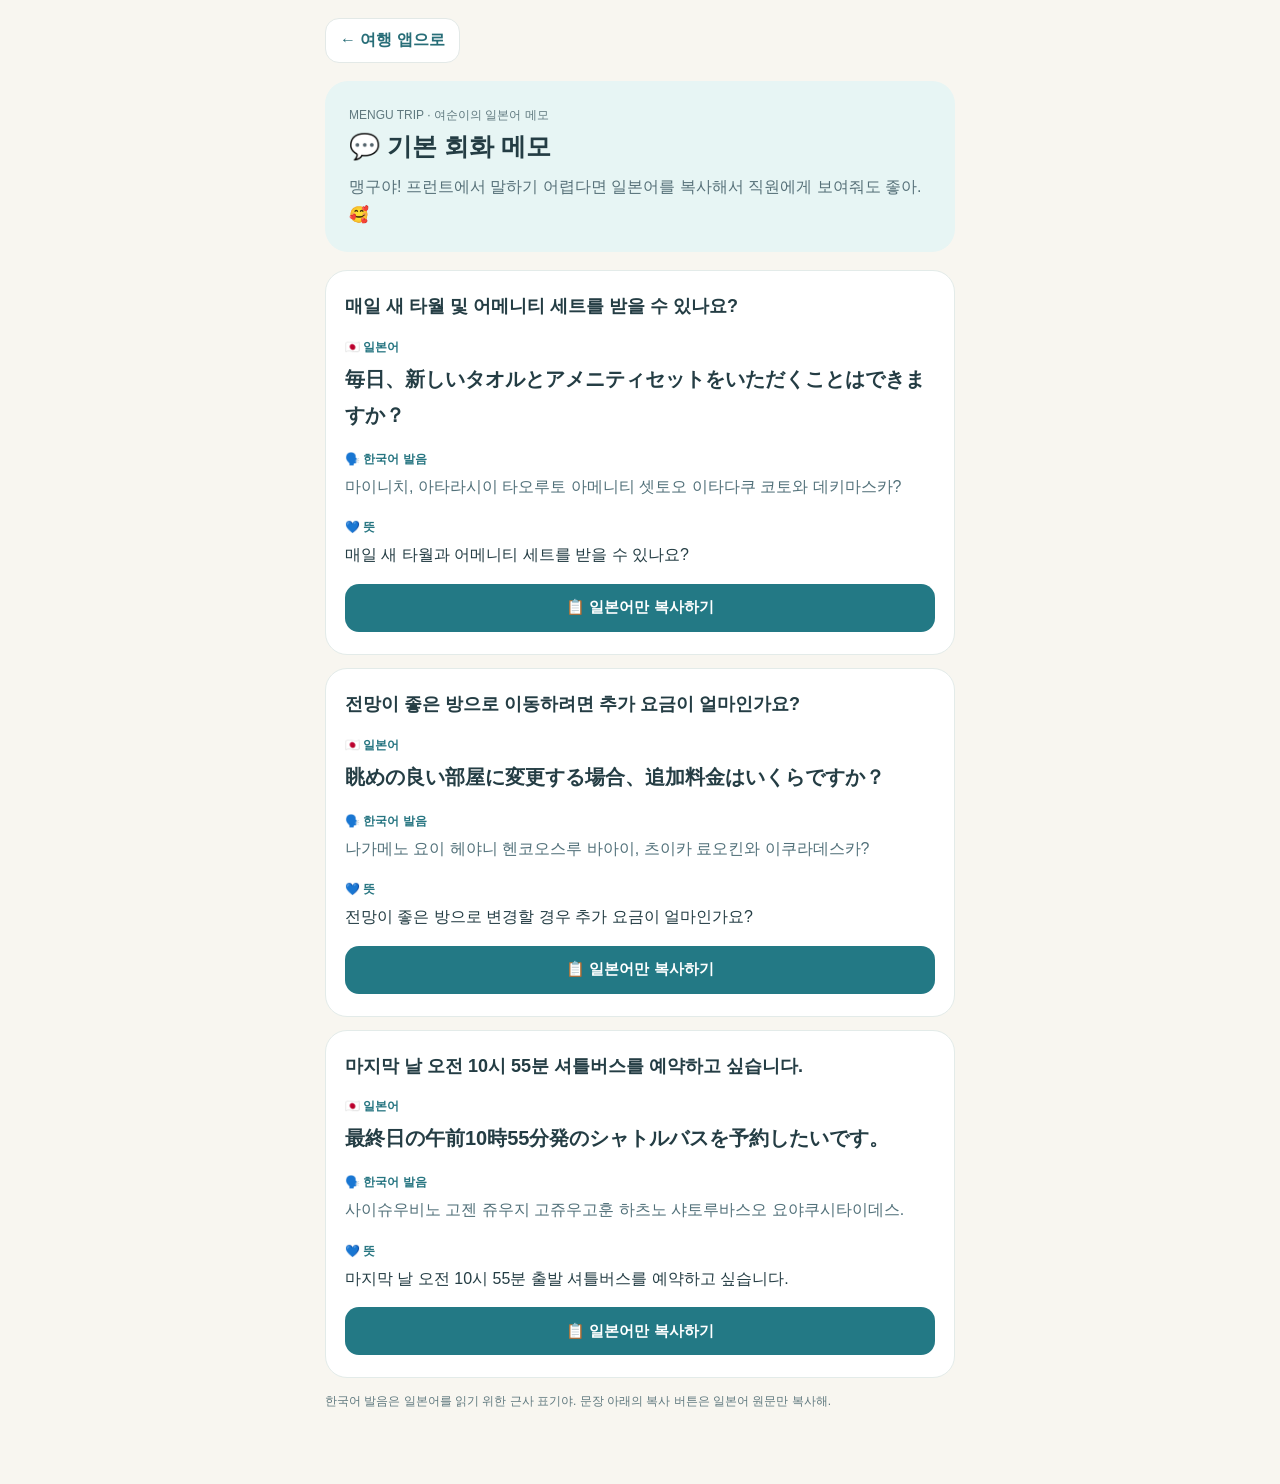
<file: japanese-notes.html>
<!doctype html><html lang="ko"><head><meta charset="utf-8"><meta name="viewport" content="width=device-width,initial-scale=1,viewport-fit=cover"><meta name="theme-color" content="#f8f6f0"><title>여순이의 기본 회화 메모 · MENGU TRIP</title><style>
:root{font-family:-apple-system,BlinkMacSystemFont,"Apple SD Gothic Neo","Malgun Gothic",sans-serif;background:#f8f6f0;color:#243d44}*{box-sizing:border-box}body{margin:0;padding:18px 14px 60px}.wrap{max-width:630px;margin:auto}.back{display:inline-block;text-decoration:none;color:#286e78;background:#fff;padding:11px 14px;border:1px solid #e3e9e7;border-radius:14px;font-weight:700;margin-bottom:18px}.hero{padding:24px;border-radius:23px;background:#e7f5f4;margin-bottom:18px}.hero h1{font-size:25px;margin:5px 0 10px}.hero p{margin:0;color:#577179;line-height:1.7}.memo{padding:22px 19px;background:white;border:1px solid #e3ebe9;border-radius:22px;margin-bottom:13px;box-shadow:0 5px 16px #1234 0}.memo h2{font-size:18px;line-height:1.55;margin:0 0 17px}.tag{font-weight:800;font-size:12px;color:#267581;margin:18px 0 5px}.jp{font-size:20px;font-weight:700;line-height:1.8;overflow-wrap:anywhere}.reading{line-height:1.8;color:#52717a}.meaning{line-height:1.7;margin:0 0 15px}.copy{background:#237985;color:white;border:none;border-radius:14px;width:100%;min-height:48px;font-size:15px;font-weight:800;cursor:pointer}.copy:focus-visible,.back:focus-visible{outline:3px solid #ffb569;outline-offset:2px}.note{font-size:12px;line-height:1.7;color:#60797f}.toast{position:fixed;z-index:20;left:50%;bottom:calc(25px + env(safe-area-inset-bottom));transform:translate(-50%,15px);background:#193e47;color:white;padding:13px 18px;border-radius:14px;box-shadow:0 8px 24px #0003;opacity:0;pointer-events:none;transition:opacity .2s,transform .2s;width:max-content;max-width:90%;font-size:14px}.toast.visible{opacity:1;transform:translate(-50%,0)}
</style></head><body><main class="wrap"><a class="back" href="./index.html">← 여행 앱으로</a><header class="hero"><div class="note">MENGU TRIP · 여순이의 일본어 메모</div><h1>💬 기본 회화 메모</h1><p>맹구야! 프런트에서 말하기 어렵다면 일본어를 복사해서 직원에게 보여줘도 좋아. 🥰</p></header><div id="memos"></div><p class="note">한국어 발음은 일본어를 읽기 위한 근사 표기야. 문장 아래의 복사 버튼은 일본어 원문만 복사해.</p></main><div id="toast" role="status" aria-live="polite" class="toast"></div><script>
const items=[
{title:"매일 새 타월 및 어메니티 세트를 받을 수 있나요?",jp:"毎日、新しいタオルとアメニティセットをいただくことはできますか？",reading:"마이니치, 아타라시이 타오루토 아메니티 셋토오 이타다쿠 코토와 데키마스카?",meaning:"매일 새 타월과 어메니티 세트를 받을 수 있나요?"},
{title:"전망이 좋은 방으로 이동하려면 추가 요금이 얼마인가요?",jp:"眺めの良い部屋に変更する場合、追加料金はいくらですか？",reading:"나가메노 요이 헤야니 헨코오스루 바아이, 츠이카 료오킨와 이쿠라데스카?",meaning:"전망이 좋은 방으로 변경할 경우 추가 요금이 얼마인가요?"},
{title:"마지막 날 오전 10시 55분 셔틀버스를 예약하고 싶습니다.",jp:"最終日の午前10時55分発のシャトルバスを予約したいです。",reading:"사이슈우비노 고젠 쥬우지 고쥬우고훈 하츠노 샤토루바스오 요야쿠시타이데스.",meaning:"마지막 날 오전 10시 55분 출발 셔틀버스를 예약하고 싶습니다."}
];
let timer;function toast(message){const el=document.getElementById('toast');el.textContent=message;el.classList.add('visible');clearTimeout(timer);timer=setTimeout(()=>el.classList.remove('visible'),2200);}
async function copyText(value){try{if(navigator.clipboard&&window.isSecureContext){await navigator.clipboard.writeText(value);return true;}}catch(e){}const field=document.createElement('textarea');field.value=value;field.setAttribute('readonly','');field.style.position='fixed';field.style.opacity='0';document.body.appendChild(field);field.focus();field.select();const ok=document.execCommand('copy');field.remove();return ok;}
const mount=document.getElementById('memos');
items.forEach(item=>{const section=document.createElement('section');section.className='memo';const title=document.createElement('h2');title.textContent=item.title;const jaTag=document.createElement('p');jaTag.className='tag';jaTag.textContent='🇯🇵 일본어';const japanese=document.createElement('div');japanese.className='jp';japanese.lang='ja';japanese.textContent=item.jp;const rTag=document.createElement('p');rTag.className='tag';rTag.textContent='🗣️ 한국어 발음';const reading=document.createElement('div');reading.className='reading';reading.textContent=item.reading;const mTag=document.createElement('p');mTag.className='tag';mTag.textContent='💙 뜻';const meaning=document.createElement('p');meaning.className='meaning';meaning.textContent=item.meaning;const button=document.createElement('button');button.className='copy';button.type='button';button.textContent='📋 일본어만 복사하기';button.addEventListener('click',async()=>{try{const ok=await copyText(item.jp);toast(ok?'일본어 문장을 복사했어! 📋':'복사하지 못했어. 일본어 문장을 길게 눌러 복사해 줘.');}catch(e){toast('복사에 실패했어. 문장을 길게 눌러 복사해 줘.');}});section.append(title,jaTag,japanese,rTag,reading,mTag,meaning,button);mount.append(section);});
</script></body></html>
</file>
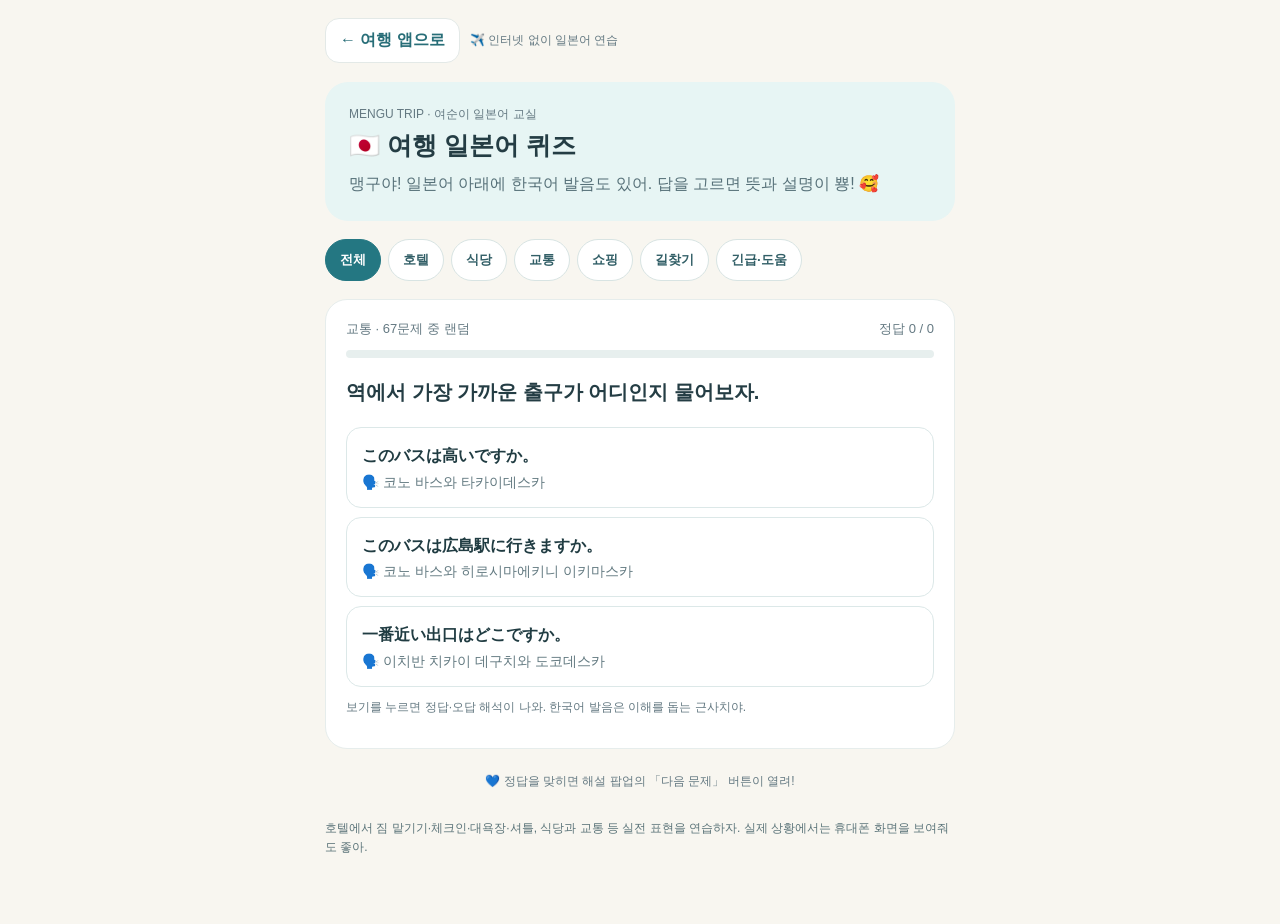
<file: japanese.html>
<!doctype html><html lang="ko"><head><meta charset="utf-8"><meta name="viewport" content="width=device-width,initial-scale=1,viewport-fit=cover"><meta name="theme-color" content="#f8f6f0"><title>여순이의 여행 일본어 퀴즈 · MENGU TRIP</title><style>
:root{font-family:-apple-system,BlinkMacSystemFont,"Apple SD Gothic Neo","Malgun Gothic",sans-serif;color:#243d44;background:#f8f6f0}*{box-sizing:border-box}body{margin:0;padding:18px 14px 55px}.wrap{max-width:630px;margin:auto}.top{display:flex;align-items:center;gap:10px;margin-bottom:19px}.back{color:#286e78;text-decoration:none;background:#fff;padding:11px 14px;border:1px solid #e3e9e7;border-radius:14px;font-weight:700}.hero{padding:24px;border-radius:23px;background:#e7f5f4}.hero h1{font-size:25px;margin:6px 0 8px}.hero p{margin:0;line-height:1.7;color:#577179}.small{font-size:12px;color:#647982}.filters{display:flex;gap:7px;overflow-x:auto;padding:18px 0}.filter{white-space:nowrap;border:1px solid #d8e4e3;background:white;color:#325f67;border-radius:999px;padding:11px 14px;font-weight:700}.filter.sel{background:#247782;color:white;border-color:#247782}.box{border:1px solid #e6edec;background:white;border-radius:22px;padding:20px;margin-bottom:14px}.head{display:flex;justify-content:space-between;color:#647982;font-size:13px}.prompt{font-size:20px;font-weight:800;line-height:1.55;margin:19px 0}.choice{display:block;width:100%;margin:9px 0;padding:15px;text-align:left;border:1px solid #dce8e8;border-radius:15px;background:#fff;color:#203c42}.choice strong{display:block;font-size:16px;line-height:1.6}.choice span{display:block;color:#637a81;margin-top:5px;font-size:14px}.choice:disabled{opacity:.7}.choice.good{border-color:#1f877c;background:#e8f8f1;opacity:1}.choice.bad{border-color:#bf675e;background:#fff0ed;opacity:1}.bar{height:8px;background:#e7efee;border-radius:99px;overflow:hidden;margin-top:12px}.bar div{height:100%;background:#3d9895;transition:width .2s}.btn{border:0;border-radius:14px;background:#247782;color:#fff;font-size:16px;font-weight:800;padding:15px;cursor:pointer}.full{width:100%}.dialog{position:fixed;inset:0;background:#152c3285;display:flex;align-items:center;justify-content:center;padding:16px;z-index:10}.dialog[hidden]{display:none}.modal{background:white;border-radius:24px;padding:23px;width:min(100%,480px);max-height:85vh;overflow:auto;box-shadow:0 12px 40px #0002}.modal h2{margin:8px 0 16px;font-size:23px}.jp{font-size:20px;font-weight:800;line-height:1.7}.ko{color:#426b70;line-height:1.7;margin:7px 0}.note{line-height:1.7;color:#34565e;white-space:pre-line}.footer{color:#5b7479;font-size:12px;line-height:1.6;padding-top:7px}button{font-family:inherit}button:focus-visible,a:focus-visible{outline:3px solid #ffab54;outline-offset:2px}
</style></head><body><main class="wrap"><div class="top"><a class="back" href="./index.html">← 여행 앱으로</a><span class="small">✈️ 인터넷 없이 일본어 연습</span></div><section class="hero"><div class="small">MENGU TRIP · 여순이 일본어 교실</div><h1>🇯🇵 여행 일본어 퀴즈</h1><p>맹구야! 일본어 아래에 한국어 발음도 있어. 답을 고르면 뜻과 설명이 뿅! 🥰</p></section><div id="filters" class="filters" aria-label="주제 선택"></div><section class="box"><div class="head"><span id="progress">문제 1</span><span id="score">정답 0</span></div><div class="bar"><div id="fill"></div></div><div id="question" class="prompt"></div><div id="options"></div><p class="small">보기를 누르면 정답·오답 해석이 나와. 한국어 발음은 이해를 돕는 근사치야.</p></section><p class="small" style="text-align:center;padding:10px 0">💙 정답을 맞히면 해설 팝업의 「다음 문제」 버튼이 열려!</p><p class="footer">호텔에서 짐 맡기기·체크인·대욕장·셔틀, 식당과 교통 등 실전 표현을 연습하자. 실제 상황에서는 휴대폰 화면을 보여줘도 좋아.</p></main><div id="dialog" class="dialog" hidden role="dialog" aria-modal="true" aria-labelledby="resultTitle"><div class="modal"><h2 id="resultTitle"></h2><div id="answerJP" class="jp"></div><div id="answerKR" class="ko"></div><p id="meaning" class="note"></p><p id="vocab" class="note" style="background:#eef8f5;border-radius:12px;padding:12px"></p><button class="btn full" id="next" type="button">다음 문제 →</button></div></div><script>
const questions=[{"id":1,"cat":"호텔","q":"체크인 전에 짐을 맡기고 싶어. 어떤 말이 맞을까?","a":["チェックイン前に荷物を預けてもいいですか。","첵쿠인 마에니 니모츠오 아즈케테모 이이데스카"],"b":["チェックアウトは何時ですか。","첵쿠아우토와 난지데스카"],"c":["部屋を変えてください。","헤야오 카에테 쿠다사이"],"meaning":"체크인 전에 짐을 맡겨도 될까요?"},{"id":2,"cat":"호텔","q":"체크아웃 후에도 짐을 맡길 수 있는지 물어보자.","a":["チェックアウト後も荷物を預かっていただけますか。","첵쿠아우토 고모 니모츠오 아즈캇테 이타다케마스카"],"b":["朝食は付いていますか。","초오쇼쿠와 츠이테 이마스카"],"c":["タクシーを呼んでください。","타쿠시이오 욘데 쿠다사이"],"meaning":"체크아웃 후에도 짐을 맡아주실 수 있나요?"},{"id":3,"cat":"호텔","q":"예약자 이름을 말하고 싶다면?","a":["予約したキムです。","요야쿠시타 키무데스"],"b":["部屋が寒いです。","헤야가 사무이데스"],"c":["お会計をお願いします。","오카이케이오 오네가이시마스"],"meaning":"예약한 김입니다. (이름은 자기 이름으로 변경)"},{"id":4,"cat":"호텔","q":"조식이 포함됐는지 확인해 보자.","a":["朝食は含まれていますか。","초오쇼쿠와 후쿠마레테 이마스카"],"b":["朝食は終わりました。","초오쇼쿠와 오와리마시타"],"c":["朝食はどこですか。","초오쇼쿠와 도코데스카"],"meaning":"조식이 포함되어 있나요?"},{"id":5,"cat":"호텔","q":"호텔 대욕장 운영 시간을 물어보자.","a":["大浴場は何時までですか。","다이요쿠조오와 난지마데데스카"],"b":["大浴場はどこですか。","다이요쿠조오와 도코데스카"],"c":["大浴場は無料ですか。","다이요쿠조오와 무료오데스카"],"meaning":"대욕장은 몇 시까지인가요?"},{"id":6,"cat":"호텔","q":"객실 에어컨이 작동하지 않을 때.","a":["エアコンが動きません。","에아콘가 우고키마센"],"b":["エアコンはありますか。","에아콘와 아리마스카"],"c":["エアコンを買いたいです。","에아콘오 카이타이데스"],"meaning":"에어컨이 작동하지 않습니다."},{"id":7,"cat":"호텔","q":"호텔 셔틀을 어디서 타는지 묻자.","a":["送迎バスはどこから乗れますか。","소오게에 바스와 도코카라 노레마스카"],"b":["バスを運転できますか。","바스오 운텐 데키마스카"],"c":["電車に乗りません。","덴샤니 노리마센"],"meaning":"송영버스는 어디에서 탈 수 있나요?"},{"id":8,"cat":"호텔","q":"체크아웃 시간을 확인해 보자.","a":["チェックアウトは何時ですか。","첵쿠아우토와 난지데스카"],"b":["チェックインは終わりました。","첵쿠인와 오와리마시타"],"c":["鍵はどこですか。","카기와 도코데스카"],"meaning":"체크아웃은 몇 시인가요?"},{"id":9,"cat":"식당","q":"두 명 자리 있는지 물어보자.","a":["二人ですが、席はありますか。","후타리데스가 세키와 아리마스카"],"b":["二人分払いました。","후타리분 하라이마시타"],"c":["二人で帰ります。","후타리데 카에리마스"],"meaning":"두 명인데 자리가 있나요?"},{"id":10,"cat":"식당","q":"맵지 않은 음식을 부탁해 보자.","a":["辛くしないでください。","카라쿠 시나이데 쿠다사이"],"b":["辛くしてください。","카라쿠 시테 쿠다사이"],"c":["もっと熱くしてください。","못토 아츠쿠 시테 쿠다사이"],"meaning":"맵지 않게 해주세요."},{"id":11,"cat":"식당","q":"물 한 잔을 요청하려면?","a":["お水を一杯ください。","오미즈오 잇파이 쿠다사이"],"b":["お湯はどこですか。","오유와 도코데스카"],"c":["お茶を買いました。","오차오 카이마시타"],"meaning":"물 한 잔 주세요."},{"id":12,"cat":"식당","q":"메뉴 추천을 부탁해 보자.","a":["おすすめは何ですか。","오스스메와 난데스카"],"b":["お会計は終わりました。","오카이케이와 오와리마시타"],"c":["出口はどこですか。","데구치와 도코데스카"],"meaning":"추천 메뉴는 무엇인가요?"},{"id":13,"cat":"식당","q":"계산하고 싶을 때.","a":["お会計をお願いします。","오카이케이오 오네가이시마스"],"b":["もう一つください。","모오 히토츠 쿠다사이"],"c":["写真を撮ってください。","샤신오 톳테 쿠다사이"],"meaning":"계산 부탁드립니다."},{"id":14,"cat":"교통","q":"히로시마역으로 가는 버스인지 확인하자.","a":["このバスは広島駅に行きますか。","코노 바스와 히로시마에키니 이키마스카"],"b":["このバスは高いですか。","코노 바스와 타카이데스카"],"c":["この電車は新しいですか。","코노 덴샤와 아타라시이데스카"],"meaning":"이 버스는 히로시마역으로 가나요?"},{"id":15,"cat":"교통","q":"미야지마구치역까지 얼마나 걸리는지 묻자.","a":["宮島口駅まで何分かかりますか。","미야지마구치에키마데 난푼 카카리마스카"],"b":["宮島口駅はいくらですか。","미야지마구치에키와 이쿠라데스카"],"c":["宮島口駅を知っています。","미야지마구치에키오 싯테이마스"],"meaning":"미야지마구치역까지 몇 분 걸리나요?"},{"id":16,"cat":"교통","q":"승강장이 어딘지 알고 싶어.","a":["乗り場はどこですか。","노리바와 도코데스카"],"b":["出口を買います。","데구치오 카이마스"],"c":["駅を食べます。","에키오 타베마스"],"meaning":"타는 곳은 어디인가요?"},{"id":17,"cat":"교통","q":"택시 기사에게 여기에서 내려달라고 해보자.","a":["ここで降ろしてください。","코코데 오로시테 쿠다사이"],"b":["ここで待っています。","코코데 맛테이마스"],"c":["ここで写真を撮りました。","코코데 샤신오 토리마시타"],"meaning":"여기에서 내려주세요."},{"id":18,"cat":"쇼핑","q":"이 상품 가격을 물어보려면?","a":["これはいくらですか。","코레와 이쿠라데스카"],"b":["これは誰ですか。","코레와 다레데스카"],"c":["これはどこですか。","코레와 도코데스카"],"meaning":"이것은 얼마인가요?"},{"id":19,"cat":"쇼핑","q":"다른 색상이 있는지 물어보자.","a":["ほかの色はありますか。","호카노 이로와 아리마스카"],"b":["ほかの店はどこですか。","호카노 미세와 도코데스카"],"c":["この色を捨てます。","코노 이로오 스테마스"],"meaning":"다른 색상은 있나요?"},{"id":20,"cat":"쇼핑","q":"봉투가 필요할 때.","a":["袋をください。","후쿠로오 쿠다사이"],"b":["箱を開けてください。","하코오 아케테 쿠다사이"],"c":["財布を見せてください。","사이후오 미세테 쿠다사이"],"meaning":"봉투 주세요."},{"id":21,"cat":"쇼핑","q":"면세 가능한지 물어보자.","a":["免税できますか。","멘제에 데키마스카"],"b":["返品しましたか。","헨핀 시마시타카"],"c":["現金が好きですか。","겐킨가 스키데스카"],"meaning":"면세가 가능한가요?"},{"id":22,"cat":"길찾기","q":"가장 가까운 화장실이 어디인지 물어보자.","a":["トイレはどこですか。","토이레와 도코데스카"],"b":["ホテルは広いですか。","호테루와 히로이데스카"],"c":["地図を買いたいです。","치즈오 카이타이데스"],"meaning":"화장실은 어디인가요?"},{"id":23,"cat":"길찾기","q":"여기까지 가는 길을 물어보자.","a":["ここへはどう行けばいいですか。","코코에와 도오 이케바 이이데스카"],"b":["ここで食べてもいいですか。","코코데 타베테모 이이데스카"],"c":["ここは何時ですか。","코코와 난지데스카"],"meaning":"여기에는 어떻게 가면 될까요?"},{"id":24,"cat":"길찾기","q":"사진을 찍어도 되는지 정중하게 묻자.","a":["写真を撮ってもいいですか。","샤신오 톳테모 이이데스카"],"b":["写真はありますか。","샤신와 아리마스카"],"c":["写真を捨ててください。","샤신오 스테테 쿠다사이"],"meaning":"사진을 찍어도 될까요?"},{"id":25,"cat":"긴급·도움","q":"일본어를 잘하지 못한다고 설명하자.","a":["日本語があまり話せません。","니혼고가 아마리 하나세마센"],"b":["日本語が大好きです。","니혼고가 다이스키데스"],"c":["日本語を教えています。","니혼고오 오시에테이마스"],"meaning":"일본어를 잘 말하지 못합니다."},{"id":26,"cat":"긴급·도움","q":"천천히 말해달라고 부탁하자.","a":["ゆっくり話してください。","윳쿠리 하나시테 쿠다사이"],"b":["早く走ってください。","하야쿠 하싯테 쿠다사이"],"c":["もう帰ってください。","모오 카엣테 쿠다사이"],"meaning":"천천히 말씀해 주세요."},{"id":27,"cat":"긴급·도움","q":"도움이 필요할 때.","a":["助けてください。","타스케테 쿠다사이"],"b":["遊んでください。","아손데 쿠다사이"],"c":["買ってください。","캇테 쿠다사이"],"meaning":"도와주세요."},{"id":28,"cat":"긴급·도움","q":"몸이 좋지 않다고 말하자.","a":["気分が悪いです。","키분가 와루이데스"],"b":["気分がいいです。","키분가 이이데스"],"c":["天気が悪いです。","텐키가 와루이데스"],"meaning":"몸 상태가 좋지 않습니다."},{"id":29,"cat":"긴급·도움","q":"병원이 어디인지 물어보자.","a":["病院はどこですか。","뵤오인와 도코데스카"],"b":["銀行はどこですか。","긴코오와 도코데스카"],"c":["本屋はどこですか。","혼야와 도코데스카"],"meaning":"병원은 어디인가요?"},{"id":30,"cat":"긴급·도움","q":"이걸 한국어로 번역해 달라고 부탁하자.","a":["韓国語に訳してください。","칸코쿠고니 야쿠시테 쿠다사이"],"b":["英語で書いてください。","에에고데 카이테 쿠다사이"],"c":["日本語で話してください。","니혼고데 하나시테 쿠다사이"],"meaning":"한국어로 번역해 주세요."},{"id":31,"cat":"교통","q":"택시 기사에게 트렁크에 짐을 실어달라고 부탁한다면?","a":["荷物をトランクに入れていただけますか。","니모츠오 토란쿠니 이레테 이타다케마스카"],"b":["このバスは広島駅に行きますか。","코노 바스와 히로시마에키니 이키마스카"],"c":["このバスは高いですか。","코노 바스와 타카이데스카"],"meaning":"짐을 트렁크에 넣어 주실 수 있나요?"},{"id":32,"cat":"교통","q":"택시에서 신용카드로 결제할 수 있는지 확인하려면?","a":["クレジットカードは使えますか。","쿠레짓토 카아도와 츠카에마스카"],"b":["このバスは広島駅に行きますか。","코노 바스와 히로시마에키니 이키마스카"],"c":["このバスは高いですか。","코노 바스와 타카이데스카"],"meaning":"신용카드를 사용할 수 있나요?"},{"id":33,"cat":"교통","q":"택시 기사에게 현금 결제가 되는지 확인하려면?","a":["現金で払えますか。","겐킨데 하라에마스카"],"b":["このバスは広島駅に行きますか。","코노 바스와 히로시마에키니 이키마스카"],"c":["このバスは高いですか。","코노 바스와 타카이데스카"],"meaning":"현금으로 결제할 수 있나요?"},{"id":34,"cat":"교통","q":"택시를 타고 이곳까지 가달라고 할 때?","a":["ここまでお願いします。","코코마데 오네가이시마스"],"b":["このバスは広島駅に行きますか。","코노 바스와 히로시마에키니 이키마스카"],"c":["このバスは高いですか。","코노 바스와 타카이데스카"],"meaning":"여기까지 부탁드립니다. (지도 화면을 보여주면서)"},{"id":35,"cat":"교통","q":"일본에서 택시 기사에게 두 명이라고 말하려면?","a":["二人です。","후타리데스"],"b":["このバスは広島駅に行きますか。","코노 바스와 히로시마에키니 이키마스카"],"c":["このバスは高いですか。","코노 바스와 타카이데스카"],"meaning":"두 명입니다."},{"id":36,"cat":"교통","q":"택시에서 짐을 꺼내달라고 정중히 부탁할 때?","a":["荷物を出していただけますか。","니모츠오 다시테 이타다케마스카"],"b":["このバスは広島駅に行きますか。","코노 바스와 히로시마에키니 이키마스카"],"c":["このバスは高いですか。","코노 바스와 타카이데스카"],"meaning":"짐을 꺼내주실 수 있나요?"},{"id":37,"cat":"교통","q":"버스 기사에게 이 버스가 공항으로 가는지 물어보자.","a":["このバスは空港に行きますか。","코노 바스와 쿠우코오니 이키마스카"],"b":["このバスは広島駅に行きますか。","코노 바스와 히로시마에키니 이키마스카"],"c":["このバスは高いですか。","코노 바스와 타카이데스카"],"meaning":"이 버스는 공항으로 가나요?"},{"id":38,"cat":"교통","q":"버스에서 요금을 현금으로 낼 수 있는지 물어보자.","a":["現金で払えますか。","겐킨데 하라에마스카"],"b":["このバスは広島駅に行きますか。","코노 바스와 히로시마에키니 이키마스카"],"c":["このバスは高いですか。","코노 바스와 타카이데스카"],"meaning":"현금으로 낼 수 있나요?"},{"id":39,"cat":"교통","q":"버스 기사에게 교통카드를 사용할 수 있는지 확인하자.","a":["交通系ICカードは使えますか。","코오츠우케에 아이시이 카아도와 츠카에마스카"],"b":["このバスは広島駅に行きますか。","코노 바스와 히로시마에키니 이키마스카"],"c":["このバスは高いですか。","코노 바스와 타카이데스카"],"meaning":"교통계 IC카드를 사용할 수 있나요?"},{"id":40,"cat":"교통","q":"역무원에게 이 열차가 히로시마역에 서는지 물어보자.","a":["この電車は広島駅に止まりますか。","코노 덴샤와 히로시마에키니 토마리마스카"],"b":["このバスは広島駅に行きますか。","코노 바스와 히로시마에키니 이키마스카"],"c":["このバスは高いですか。","코노 바스와 타카이데스카"],"meaning":"이 전철은 히로시마역에 정차하나요?"},{"id":41,"cat":"교통","q":"역무원에게 갈아타야 하는지 물어보자.","a":["乗り換えが必要ですか。","노리카에가 히츠요오데스카"],"b":["このバスは広島駅に行きますか。","코노 바스와 히로시마에키니 이키마스카"],"c":["このバスは高いですか。","코노 바스와 타카이데스카"],"meaning":"환승이 필요한가요?"},{"id":42,"cat":"교통","q":"역무원에게 표를 어디서 사는지 물어보자.","a":["切符はどこで買えますか。","킷푸와 도코데 카에마스카"],"b":["このバスは広島駅に行きますか。","코노 바스와 히로시마에키니 이키마스카"],"c":["このバスは高いですか。","코노 바스와 타카이데스카"],"meaning":"표는 어디에서 살 수 있나요?"},{"id":43,"cat":"교통","q":"역에서 가장 가까운 출구가 어디인지 물어보자.","a":["一番近い出口はどこですか。","이치반 치카이 데구치와 도코데스카"],"b":["このバスは広島駅に行きますか。","코노 바스와 히로시마에키니 이키마스카"],"c":["このバスは高いですか。","코노 바스와 타카이데스카"],"meaning":"가장 가까운 출구는 어디인가요?"},{"id":44,"cat":"교통","q":"택시 기사에게 여기서 잠깐 세워달라고 한다면?","a":["ここで止めてください。","코코데 토메테 쿠다사이"],"b":["このバスは広島駅に行きますか。","코노 바스와 히로시마에키니 이키마스카"],"c":["このバスは高いですか。","코노 바스와 타카이데스카"],"meaning":"여기에 세워 주세요."},{"id":45,"cat":"교통","q":"택시에서 영수증을 받고 싶다면?","a":["領収書をお願いします。","료오슈우쇼오 오네가이시마스"],"b":["このバスは広島駅に行きますか。","코노 바스와 히로시마에키니 이키마스카"],"c":["このバスは高いですか。","코노 바스와 타카이데스카"],"meaning":"영수증 부탁드립니다."},{"id":46,"cat":"호텔","q":"호텔에서 두 명이 체크인한다고 말하려면?","a":["二人です。","후타리데스"],"b":["チェックイン前に荷物を預けてもいいですか。","첵쿠인 마에니 니모츠오 아즈케테모 이이데스카"],"c":["チェックアウトは何時ですか。","첵쿠아우토와 난지데스카"],"meaning":"두 명입니다. (체크인 인원을 말할 때)"},{"id":47,"cat":"호텔","q":"호텔에 캐리어 두 개를 맡기고 싶다면?","a":["荷物を二つ預けたいです。","니모츠오 후타츠 아즈케타이데스"],"b":["チェックイン前に荷物を預けてもいいですか。","첵쿠인 마에니 니모츠오 아즈케테모 이이데스카"],"c":["チェックアウトは何時ですか。","첵쿠아우토와 난지데스카"],"meaning":"짐 두 개를 맡기고 싶습니다."},{"id":48,"cat":"호텔","q":"호텔에서 체크인을 조금 일찍 할 수 있는지 물어보자.","a":["早めにチェックインできますか。","하야메니 첵쿠인 데키마스카"],"b":["チェックイン前に荷物を預けてもいいですか。","첵쿠인 마에니 니모츠오 아즈케테모 이이데스카"],"c":["チェックアウト後も荷物を預かっていただけますか。","첵쿠아우토 고모 니모츠오 아즈캇테 이타다케마스카"],"meaning":"조금 일찍 체크인할 수 있나요?","note":"早めに(하야메니)=조금 일찍 · できますか=가능한가요?"},{"id":49,"cat":"호텔","q":"호텔 객실에 수건을 더 부탁하자.","a":["タオルをもう二枚いただけますか。","타오루오 모오 니마이 이타다케마스카"],"b":["チェックイン前に荷物を預けてもいいですか。","첵쿠인 마에니 니모츠오 아즈케테모 이이데스카"],"c":["チェックアウト後も荷物を預かっていただけますか。","첵쿠아우토 고모 니모츠오 아즈캇테 이타다케마스카"],"meaning":"수건을 두 장 더 받을 수 있을까요?","note":"タオル=수건 · もう=더 · 二枚(니마이)=두 장"},{"id":50,"cat":"호텔","q":"객실이 조용한지 정중히 물어보자.","a":["静かな部屋はありますか。","시즈카나 헤야와 아리마스카"],"b":["チェックイン前に荷物を預けてもいいですか。","첵쿠인 마에니 니모츠오 아즈케테모 이이데스카"],"c":["チェックアウト後も荷物を預かっていただけますか。","첵쿠아우토 고모 니모츠오 아즈캇테 이타다케마스카"],"meaning":"조용한 방이 있나요?","note":"静か(시즈카)=조용함 · 部屋(헤야)=방"},{"id":51,"cat":"호텔","q":"호텔에 얼음이 있는지 묻자.","a":["氷はありますか。","코오리와 아리마스카"],"b":["チェックイン前に荷物を預けてもいいですか。","첵쿠인 마에니 니모츠오 아즈케테모 이이데스카"],"c":["チェックアウト後も荷物を預かっていただけますか。","첵쿠아우토 고모 니모츠오 아즈캇테 이타다케마스카"],"meaning":"얼음이 있나요?","note":"氷(코오리)=얼음 · ありますか=있나요?"},{"id":52,"cat":"교통","q":"택시 기사에게 짐이 두 개 있다고 말해보자.","a":["荷物が二つあります。","니모츠가 후타츠 아리마스"],"b":["このバスは広島駅に行きますか。","코노 바스와 히로시마에키니 이키마스카"],"c":["宮島口駅まで何分かかりますか。","미야지마구치에키마데 난푼 카카리마스카"],"meaning":"짐이 두 개 있습니다.","note":"荷物(니모츠)=짐 · 二つ(후타츠)=두 개"},{"id":53,"cat":"교통","q":"택시 기사에게 이 주소로 가달라고 하자.","a":["この住所までお願いします。","코노 주우쇼마데 오네가이시마스"],"b":["このバスは広島駅に行きますか。","코노 바스와 히로시마에키니 이키마스카"],"c":["宮島口駅まで何分かかりますか。","미야지마구치에키마데 난푼 카카리마스카"],"meaning":"이 주소까지 부탁드립니다.","note":"住所(주우쇼)=주소 · まで=까지"},{"id":54,"cat":"교통","q":"택시에서 목적지까지 대략 요금을 묻자.","a":["ここまで大体いくらですか。","코코마데 다이타이 이쿠라데스카"],"b":["このバスは広島駅に行きますか。","코노 바스와 히로시마에키니 이키마스카"],"c":["宮島口駅まで何分かかりますか。","미야지마구치에키마데 난푼 카카리마스카"],"meaning":"여기까지 대략 얼마인가요?","note":"大体(다이타이)=대략 · いくら=얼마"},{"id":55,"cat":"교통","q":"버스 기사에게 이곳에서 내리면 되는지 물어보자.","a":["ここで降りればいいですか。","코코데 오리레바 이이데스카"],"b":["このバスは広島駅に行きますか。","코노 바스와 히로시마에키니 이키마스카"],"c":["宮島口駅まで何分かかりますか。","미야지마구치에키마데 난푼 카카리마스카"],"meaning":"여기에서 내리면 되나요?","note":"降りる(오리루)=내리다 · 〜ばいい=~하면 된다"},{"id":56,"cat":"교통","q":"역무원에게 다음 전철은 몇 시인지 물어보자.","a":["次の電車は何時ですか。","츠기노 덴샤와 난지데스카"],"b":["このバスは広島駅に行きますか。","코노 바스와 히로시마에키니 이키마스카"],"c":["宮島口駅まで何分かかりますか。","미야지마구치에키마데 난푼 카카리마스카"],"meaning":"다음 전철은 몇 시인가요?","note":"次(츠기)=다음 · 電車(덴샤)=전철"},{"id":57,"cat":"교통","q":"버스에 큰 캐리어를 실어도 되는지 묻자.","a":["大きなスーツケースを持ち込んでもいいですか。","오오키나 스우츠케에스오 모치콘데모 이이데스카"],"b":["このバスは広島駅に行きますか。","코노 바스와 히로시마에키니 이키마스카"],"c":["宮島口駅まで何分かかりますか。","미야지마구치에키마데 난푼 카카리마스카"],"meaning":"큰 캐리어를 가지고 타도 될까요?","note":"大きな(오오키나)=큰 · 持ち込む(모치코무)=가지고 들어가다"},{"id":58,"cat":"식당","q":"이 음식에 돼지고기가 들어가는지 묻자.","a":["この料理に豚肉は入っていますか。","코노 료오리니 부타니쿠와 하잇테이마스카"],"b":["二人ですが、席はありますか。","후타리데스가 세키와 아리마스카"],"c":["辛くしないでください。","카라쿠 시나이데 쿠다사이"],"meaning":"이 요리에 돼지고기가 들어 있나요?","note":"料理(료오리)=요리 · 豚肉(부타니쿠)=돼지고기"},{"id":59,"cat":"식당","q":"음식을 포장할 수 있는지 묻자.","a":["持ち帰りできますか。","모치카에리 데키마스카"],"b":["二人ですが、席はありますか。","후타리데스가 세키와 아리마스카"],"c":["辛くしないでください。","카라쿠 시나이데 쿠다사이"],"meaning":"포장해서 가져갈 수 있나요?","note":"持ち帰り(모치카에리)=포장·테이크아웃"},{"id":60,"cat":"식당","q":"한 명분만 주문할 때 쓰는 말은?","a":["一人前お願いします。","이치닌마에 오네가이시마스"],"b":["二人ですが、席はありますか。","후타리데스가 세키와 아리마스카"],"c":["辛くしないでください。","카라쿠 시나이데 쿠다사이"],"meaning":"1인분 부탁드립니다.","note":"一人前(이치닌마에)=1인분"},{"id":61,"cat":"식당","q":"나눠 먹을 작은 접시를 부탁하려면?","a":["取り皿を二枚ください。","토리자라오 니마이 쿠다사이"],"b":["二人ですが、席はありますか。","후타리데스가 세키와 아리마스카"],"c":["辛くしないでください。","카라쿠 시나이데 쿠다사이"],"meaning":"앞접시 두 장 주세요.","note":"取り皿(토리자라)=앞접시 · 二枚(니마이)=두 장"},{"id":62,"cat":"쇼핑","q":"이 물건을 시착해도 되는지 묻자.","a":["試着してもいいですか。","시차쿠 시테모 이이데스카"],"b":["これはいくらですか。","코레와 이쿠라데스카"],"c":["ほかの色はありますか。","호카노 이로와 아리마스카"],"meaning":"입어 봐도 될까요?","note":"試着(시차쿠)=시착 · 〜てもいいですか=해도 될까요?"},{"id":63,"cat":"쇼핑","q":"이 물건이 더 작은 사이즈가 있는지 묻자.","a":["もう少し小さいサイズはありますか。","모오 스코시 치이사이 사이즈와 아리마스카"],"b":["これはいくらですか。","코레와 이쿠라데스카"],"c":["ほかの色はありますか。","호카노 이로와 아리마스카"],"meaning":"좀 더 작은 사이즈가 있나요?","note":"もう少し(모오 스코시)=조금 더 · 小さい(치이사이)=작은"},{"id":64,"cat":"길찾기","q":"걸어서 몇 분 걸리는지 물어보자.","a":["歩いて何分ぐらいですか。","아루이테 난푼구라이데스카"],"b":["トイレはどこですか。","토이레와 도코데스카"],"c":["ここへはどう行けばいいですか。","코코에와 도오 이케바 이이데스카"],"meaning":"걸어서 몇 분 정도인가요?","note":"歩いて(아루이테)=걸어서 · ぐらい=정도"},{"id":65,"cat":"길찾기","q":"이 길이 맞는지 확인할 때.","a":["この道で合っていますか。","코노 미치데 앗테이마스카"],"b":["トイレはどこですか。","토이레와 도코데스카"],"c":["ここへはどう行けばいいですか。","코코에와 도오 이케바 이이데스카"],"meaning":"이 길이 맞나요?","note":"道(미치)=길 · 合っています(앗테이마스)=맞습니다"},{"id":66,"cat":"긴급·도움","q":"물건을 잃어버렸다고 말해보자.","a":["忘れ物をしました。","와스레모노오 시마시타"],"b":["日本語があまり話せません。","니혼고가 아마리 하나세마센"],"c":["ゆっくり話してください。","윳쿠리 하나시테 쿠다사이"],"meaning":"물건을 두고 왔습니다.","note":"忘れ物(와스레모노)=두고 온 물건"},{"id":67,"cat":"긴급·도움","q":"휴대폰을 잃어버렸다고 말하려면?","a":["携帯電話をなくしました。","케에타이덴와오 나쿠시마시타"],"b":["日本語があまり話せません。","니혼고가 아마리 하나세마센"],"c":["ゆっくり話してください。","윳쿠리 하나시테 쿠다사이"],"meaning":"휴대폰을 잃어버렸습니다.","note":"携帯電話(케에타이덴와)=휴대전화 · なくす=잃어버리다"}];
const EXPLANATIONS={"チェックイン前に荷物を預けてもいいですか。":"문장의 원뜻을 읽고 상황을 비교해 보자.","チェックアウトは何時ですか。":"체크아웃은 몇 시인가요? · 호텔에서 퇴실 시간을 확인할 때","部屋を変えてください。":"방을 바꿔 주세요. · 객실 변경을 요청할 때","チェックアウト後も荷物を預かっていただけますか。":"체크아웃 후에도 짐을 맡아주실 수 있나요?","朝食は付いていますか。":"조식이 포함되어 있나요? · 숙박 요금에 아침 식사가 포함됐는지 확인할 때","タクシーを呼んでください。":"택시를 불러 주세요. · 프런트에 택시 호출을 부탁할 때","予約したキムです。":"예약한 김입니다. (이름은 자기 이름으로 변경)","部屋が寒いです。":"방이 춥습니다. · 객실의 온도가 낮을 때","お会計をお願いします。":"계산 부탁드립니다.","朝食は含まれていますか。":"조식이 포함되어 있나요?","朝食は終わりました。":"조식이 끝났습니다. · 조식 제공이 종료됐다고 알릴 때","朝食はどこですか。":"문장의 원뜻을 읽고 상황을 비교해 보자.","大浴場は何時までですか。":"대욕장은 몇 시까지인가요?","大浴場はどこですか。":"대욕장은 어디인가요? · 호텔에서 위치를 물을 때","大浴場は無料ですか。":"대욕장은 무료인가요? · 이용 요금을 물을 때","エアコンが動きません。":"에어컨이 작동하지 않습니다.","エアコンはありますか。":"에어컨이 있나요? · 편의시설을 확인할 때","エアコンを買いたいです。":"에어컨을 사고 싶습니다. · 구매 의사를 밝힐 때(호텔 고장 신고에는 맞지 않음)","送迎バスはどこから乗れますか。":"송영버스는 어디에서 탈 수 있나요? · 호텔 무료 셔틀 등의 탑승 장소를 물을 때","バスを運転できますか。":"버스를 운전할 수 있나요? · 운전 가능 여부를 묻는 말","電車に乗りません。":"전철에 타지 않습니다. · 이동 의사를 말할 때","チェックインは終わりました。":"체크인은 끝났습니다. · 체크인이 완료됐다고 알릴 때","鍵はどこですか。":"문장의 원뜻을 읽고 상황을 비교해 보자.","二人ですが、席はありますか。":"두 명인데 자리가 있나요?","二人分払いました。":"두 사람 몫을 지불했습니다. · 결제를 완료했다고 알릴 때","二人で帰ります。":"둘이서 돌아갑니다. · 함께 귀가한다고 말할 때","辛くしないでください。":"맵지 않게 해주세요.","辛くしてください。":"맵게 해 주세요. · 음식의 맵기를 높이고 싶을 때","もっと熱くしてください。":"더 뜨겁게 해 주세요. · 음식의 온도를 높여 달라고 요청할 때","お水を一杯ください。":"물 한 잔 주세요.","お湯はどこですか。":"따뜻한 물은 어디 있나요?","お茶を買いました。":"차를 샀습니다. · 구매 사실을 말할 때","おすすめは何ですか。":"추천 메뉴는 무엇인가요?","お会計は終わりました。":"문장의 원뜻을 읽고 상황을 비교해 보자.","出口はどこですか。":"출구는 어디인가요?","もう一つください。":"하나 더 주세요. · 추가 주문할 때","写真を撮ってください。":"사진을 찍어 주세요. · 사진 촬영을 부탁할 때","このバスは広島駅に行きますか。":"문장의 원뜻을 읽고 상황을 비교해 보자.","このバスは高いですか。":"이 버스는 비싼가요? · 요금이 비싼지 물어볼 때","この電車は新しいですか。":"이 전철은 새것인가요?","宮島口駅まで何分かかりますか。":"미야지마구치역까지 몇 분 걸리나요?","宮島口駅はいくらですか。":"미야지마구치역은 얼마인가요? · 목적지까지 요금은 宮島口駅までいくらですか 가 자연스러움","宮島口駅を知っています。":"미야지마구치역을 알고 있습니다.","乗り場はどこですか。":"타는 곳은 어디인가요?","出口を買います。":"문장의 원뜻을 읽고 상황을 비교해 보자.","駅を食べます。":"문장의 원뜻을 읽고 상황을 비교해 보자.","ここで降ろしてください。":"여기에서 내려주세요.","ここで待っています。":"여기에서 기다리고 있습니다.","ここで写真を撮りました。":"여기에서 사진을 찍었습니다.","これはいくらですか。":"이것은 얼마인가요?","これは誰ですか。":"이분은 누구인가요? · 사람을 가리킬 때","これはどこですか。":"이것은 어디에 있나요? · 물건의 위치를 묻는 말","ほかの色はありますか。":"다른 색상은 있나요?","ほかの店はどこですか。":"다른 가게는 어디인가요?","この色を捨てます。":"이 색을 버리겠습니다. · 실생활에서 다소 부자연스러운 표현","袋をください。":"봉투 주세요.","箱を開けてください。":"상자를 열어 주세요.","財布を見せてください。":"지갑을 보여 주세요. · 일반적인 쇼핑 상황에선 부적절할 수 있음","免税できますか。":"면세가 가능한가요?","返品しましたか。":"반품하셨나요?","現金が好きですか。":"현금을 좋아하나요?","トイレはどこですか。":"화장실은 어디인가요?","ホテルは広いですか。":"호텔은 넓은가요?","地図を買いたいです。":"지도를 사고 싶습니다.","ここへはどう行けばいいですか。":"여기에는 어떻게 가면 될까요?","ここで食べてもいいですか。":"여기에서 먹어도 될까요?","ここは何時ですか。":"여기는 몇 시인가요? · 부자연스러운 질문. 일반적인 현재 시각 질문은 今何時ですか。","写真を撮ってもいいですか。":"사진을 찍어도 될까요?","写真はありますか。":"사진이 있나요?","写真を捨ててください。":"사진을 버려 주세요. · 물건을 처분해 달라고 할 때","日本語があまり話せません。":"일본어를 잘 말하지 못합니다.","日本語が大好きです。":"일본어를 아주 좋아합니다.","日本語を教えています。":"일본어를 가르치고 있습니다.","ゆっくり話してください。":"천천히 말씀해 주세요.","早く走ってください。":"빨리 달려 주세요.","もう帰ってください。":"이제 돌아가 주세요.","助けてください。":"도와주세요.","遊んでください。":"놀아 주세요.","買ってください。":"사 주세요.","気分が悪いです。":"몸 상태가 좋지 않습니다.","気分がいいです。":"기분이 좋습니다. · 몸 상태나 기분이 좋을 때","天気が悪いです。":"날씨가 나쁩니다.","病院はどこですか。":"병원은 어디인가요?","銀行はどこですか。":"은행은 어디인가요?","本屋はどこですか。":"서점은 어디인가요?","韓国語に訳してください。":"한국어로 번역해 주세요.","英語で書いてください。":"영어로 써 주세요.","日本語で話してください。":"일본어로 말해 주세요.","荷物をトランクに入れていただけますか。":"짐을 트렁크에 넣어 주실 수 있나요?","クレジットカードは使えますか。":"신용카드를 사용할 수 있나요?","現金で払えますか。":"현금으로 지불할 수 있나요? · 택시·버스·매장에서 현금 결제 가능 여부를 물을 때","ここまでお願いします。":"여기까지 부탁드립니다. (지도 화면을 보여주면서)","二人です。":"두 명입니다. · 식당에서 인원을 말하거나 호텔에서 체크인 인원을 알릴 때","荷物を出していただけますか。":"짐을 꺼내주실 수 있나요?","このバスは空港に行きますか。":"이 버스는 공항으로 가나요?","交通系ICカードは使えますか。":"교통계 IC카드를 사용할 수 있나요?","この電車は広島駅に止まりますか。":"이 전철은 히로시마역에 정차하나요?","乗り換えが必要ですか。":"환승이 필요한가요?","切符はどこで買えますか。":"표는 어디에서 살 수 있나요?","一番近い出口はどこですか。":"가장 가까운 출구는 어디인가요?","ここで止めてください。":"여기에 세워 주세요.","領収書をお願いします。":"영수증 부탁드립니다.","荷物を二つ預けたいです。":"짐 두 개를 맡기고 싶습니다.","早めにチェックインできますか。":"조금 일찍 체크인할 수 있나요?","タオルをもう二枚いただけますか。":"수건을 두 장 더 받을 수 있을까요?","静かな部屋はありますか。":"조용한 방이 있나요?","氷はありますか。":"얼음이 있나요?","荷物が二つあります。":"짐이 두 개 있습니다.","この住所までお願いします。":"이 주소까지 부탁드립니다.","ここまで大体いくらですか。":"여기까지 대략 얼마인가요?","ここで降りればいいですか。":"여기에서 내리면 되나요?","次の電車は何時ですか。":"다음 전철은 몇 시인가요?","大きなスーツケースを持ち込んでもいいですか。":"큰 캐리어를 가지고 타도 될까요?","この料理に豚肉は入っていますか。":"이 요리에 돼지고기가 들어 있나요?","持ち帰りできますか。":"포장해서 가져갈 수 있나요?","一人前お願いします。":"1인분 부탁드립니다.","取り皿を二枚ください。":"앞접시 두 장 주세요.","試着してもいいですか。":"입어 봐도 될까요?","もう少し小さいサイズはありますか。":"좀 더 작은 사이즈가 있나요?","歩いて何分ぐらいですか。":"걸어서 몇 분 정도인가요?","この道で合っていますか。":"이 길이 맞나요?","忘れ物をしました。":"물건을 두고 왔습니다.","携帯電話をなくしました。":"휴대폰을 잃어버렸습니다."};
let category='전체',pool=[],current=null,correct=0,attempts=0,lastId=null;
let quizPhase='question',questionMistakes=0;
const $=id=>document.getElementById(id);
function shuffle(a){for(let i=a.length-1;i>0;i--){const j=Math.floor(Math.random()*(i+1));[a[i],a[j]]=[a[j],a[i]];}return a;}
function resetPool(){pool=shuffle(questions.filter(x=>category==='전체'||x.cat===category).map(x=>x.id));if(pool.length>1&&pool[pool.length-1]===lastId){[pool[0],pool[pool.length-1]]=[pool[pool.length-1],pool[0]];}}
function showModal(on){$('dialog').hidden=!on;$('dialog').style.display=on?'flex':'none';}
function renderFilters(){const cats=['전체',...new Set(questions.map(q=>q.cat))];$('filters').replaceChildren(...cats.map(c=>{const b=document.createElement('button');b.type='button';b.className='filter'+(c===category?' sel':'');b.textContent=c;b.addEventListener('click',()=>{category=c;resetPool();renderFilters();nextQ();});return b;}));}
function nextQ(){
 quizPhase='question';questionMistakes=0;showModal(false);
 if(!pool.length)resetPool();
 const id=pool.pop();current=questions.find(x=>x.id===id);
 if(!current){resetPool();return nextQ();}
 lastId=current.id;
 const choices=shuffle([current.a,current.b,current.c].map((pair,i)=>({pair,ok:i===0})));
 $('progress').textContent=current.cat+' · '+questions.filter(x=>category==='전체'||x.cat===category).length+'문제 중 랜덤';
 $('score').textContent='정답 '+correct+' / '+attempts;
 $('fill').style.width=(attempts?Math.round(correct/attempts*100):0)+'%';
 $('question').textContent=current.q;
 $('options').replaceChildren(...choices.map(({pair,ok})=>{
 const b=document.createElement('button');b.type='button';b.className='choice';
 const jp=document.createElement('strong');jp.lang='ja';jp.textContent=pair[0];
 const ko=document.createElement('span');ko.textContent='🗣️ '+pair[1];
 b.append(jp,ko);
 b.addEventListener('click',()=>choose(ok,b,pair));
 return b;
 }));
}
const VOCAB={"荷物":"니모츠=짐","預け":"아즈케=맡기다","預か":"아즈카=맡아두다","何時":"난지=몇 시","朝食":"초오쇼쿠=아침 식사","部屋":"헤야=방","二人":"후타리=두 명","二枚":"니마이=두 장","お水":"오미즈=물","辛く":"카라쿠=맵게","駅":"에키=역","電車":"덴샤=전철","バス":"바스=버스","現金":"겐킨=현금","カード":"카아도=카드","使え":"츠카에=사용할 수 있다","払え":"하라에=지불할 수 있다","トランク":"토란쿠=트렁크","乗り場":"노리바=타는 곳","乗り換え":"노리카에=환승","切符":"킷푸=승차권","出口":"데구치=출구","住所":"주우쇼=주소","いくら":"이쿠라=얼마","どこ":"도코=어디","何分":"난푼=몇 분","ください":"쿠다사이=주세요","お願いします":"오네가이시마스=부탁드립니다","できますか":"데키마스카=가능한가요","ありますか":"아리마스카=있나요","写真":"샤신=사진","免税":"멘제에=면세","袋":"후쿠로=봉투","色":"이로=색","病院":"뵤오인=병원","助け":"타스케=도움","ゆっくり":"윳쿠리=천천히","日本語":"니혼고=일본어","韓国語":"칸코쿠고=한국어","静か":"시즈카=조용한","タオル":"타오루=수건","氷":"코오리=얼음","歩いて":"아루이테=걸어서","忘れ物":"와스레모노=두고 온 물건","携帯電話":"케에타이덴와=휴대전화"};
function lesson(jp,meaning,note){if(note)return note;const words=Object.entries(VOCAB).filter(([word])=>jp.includes(word)).sort((a,b)=>b[0].length-a[0].length).slice(0,4).map(([,desc])=>desc);return words.length?words.join(' · ')+'\n💡 문장 뜻: '+meaning:'💡 문장 뜻: '+meaning;}
function choose(ok,button,pair){
 if(quizPhase!=='question'||button.disabled)return;
 attempts++;quizPhase=ok?'correct-feedback':'wrong-feedback';
 if(ok){correct++;document.querySelectorAll('.choice').forEach(b=>b.disabled=true);}else{questionMistakes++;button.disabled=true;}
 button.classList.add(ok?'good':'bad');
 $('resultTitle').textContent=ok?(questionMistakes?'🎉 다시 도전해서 정답!':'🎉 정답이다 맹구야!'):'🥹 아깝다! 해석을 보고 다시 골라봐!';
 $('answerJP').textContent=ok?current.a[0]:pair[0];
 $('answerKR').textContent='🗣️ '+(ok?current.a[1]:pair[1]);
 const meaning=ok?current.meaning:(EXPLANATIONS[pair[0]]||'다른 상황에 사용하는 표현이야.');
 $('meaning').textContent=(ok?'✅ 정답: ':'❌ 내가 선택한 표현: ')+meaning+(ok?'':'\n\n해설을 닫고 다른 보기를 골라봐!');
 $('vocab').textContent=(ok?'📚 단어 공부\n':'📚 표현 공부\n')+lesson(ok?current.a[0]:pair[0],meaning,ok?current.note:null);
 $('next').textContent=ok?'다음 문제 →':'↩ 다시 도전하기';
 $('score').textContent='정답 '+correct+' / '+attempts;
 $('fill').style.width=Math.round(correct/Math.max(attempts,1)*100)+'%';
 showModal(true);
}
function continueQuiz(){
 if(quizPhase==='wrong-feedback'){quizPhase='question';showModal(false);return;}
 if(quizPhase==='correct-feedback'){nextQ();return;}
}
$('next').addEventListener('click',e=>{e.preventDefault();continueQuiz();});
renderFilters();resetPool();nextQ();
</script></body></html>
</file>
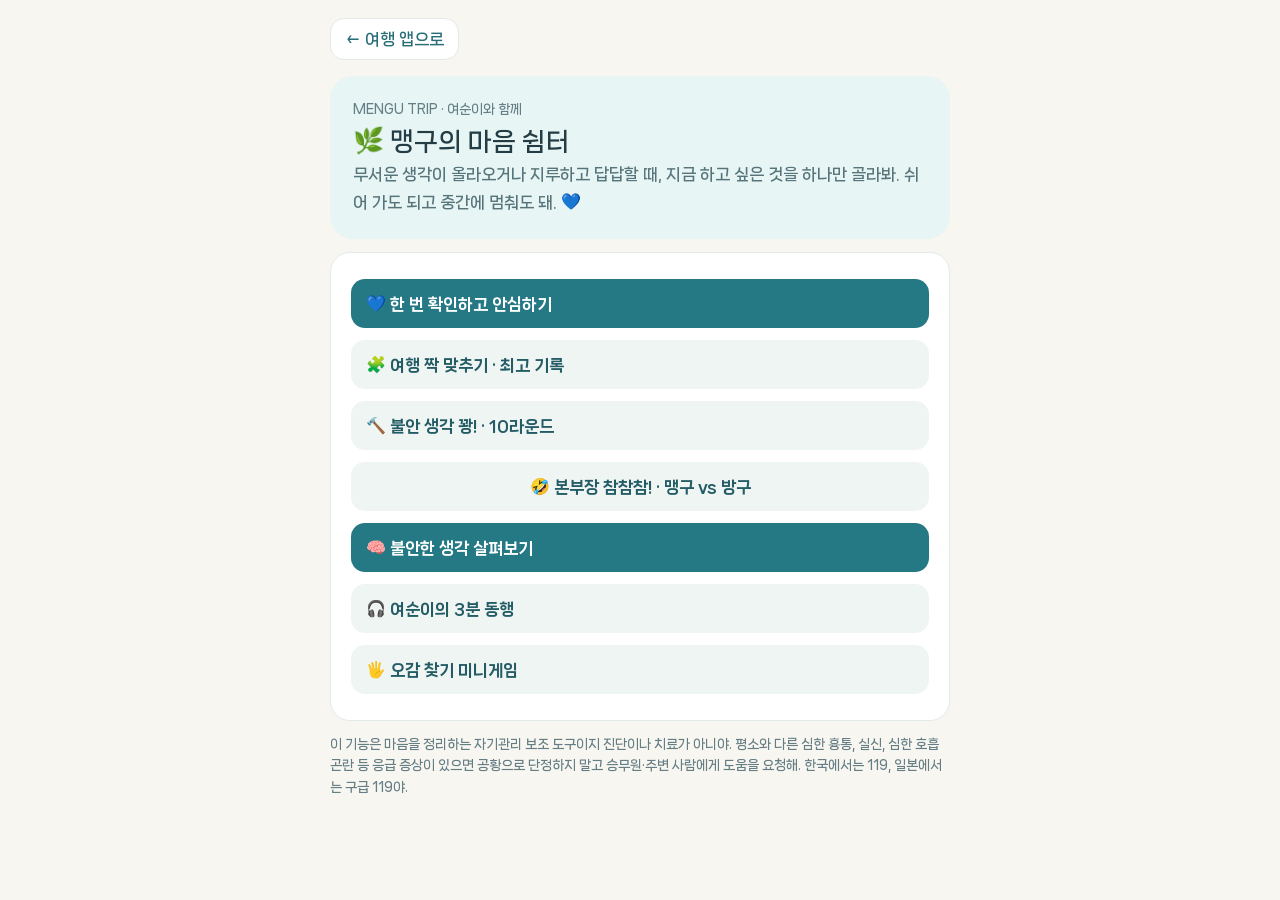
<file: mind.html>
<!doctype html><html lang="ko"><head><meta charset="utf-8"><meta name="viewport" content="width=device-width,initial-scale=1,viewport-fit=cover"><meta name="theme-color" content="#f8f6f0"><title>맹구의 마음 쉼터 · MENGU TRIP</title><style>
@font-face{font-family:'NanumSquareNeo';src:url('./assets/fonts/NanumSquareNeo-Bold.woff2') format('woff2');font-weight:500 700;font-style:normal;font-display:swap}@font-face{font-family:'NanumSquareNeo';src:url('./assets/fonts/NanumSquareNeo-ExtraBold.woff2') format('woff2');font-weight:800 900;font-style:normal;font-display:swap}:root{font-family:'NanumSquareNeo',-apple-system,BlinkMacSystemFont,"Apple SD Gothic Neo","Malgun Gothic",sans-serif;background:#f8f6f0;color:#243d44}*{box-sizing:border-box}body{margin:0;padding:18px 14px 70px}.wrap{max-width:620px;margin:auto}.back{display:inline-block;text-decoration:none;color:#286e78;background:white;padding:11px 14px;border:1px solid #e3e9e7;border-radius:14px;font-weight:700;margin-bottom:16px}.hero{background:#e7f5f4;border-radius:23px;padding:23px}.hero h1{font-size:25px;margin:6px 0}.hero p{margin:0;color:#56747a;line-height:1.7}.card{background:#fff;border:1px solid #e3ebe9;border-radius:20px;padding:20px;margin:13px 0}.card h2{font-size:20px;margin:0 0 13px}.btn{border:0;background:#247985;color:#fff;border-radius:14px;padding:15px;font-size:16px;font-weight:800;width:100%;text-align:left;cursor:pointer;margin:6px 0}.btn.alt{background:#eff5f3;color:#245c65}.btn:focus-visible{outline:3px solid #ffb569;outline-offset:2px}.text{line-height:1.85;color:#385b62}.minor{font-size:13px;color:#657e85;line-height:1.65}.hide{display:none}.large{font-size:22px;font-weight:750;line-height:1.7}.meter{height:7px;background:#e7efec;border-radius:99px;margin:14px 0;overflow:hidden}.meter>div{height:100%;background:#75b3aa;transition:width .3s}.row{display:flex;gap:9px}.row>*{flex:1}.field{width:100%;font:inherit;padding:12px;border:1px solid #cfdedc;border-radius:12px;background:white}.circle{height:120px;width:120px;border-radius:50%;background:#d6ede6;margin:12px auto;display:grid;place-items:center;font-size:35px}.status{text-align:center;font-size:13px;color:#608078;line-height:1.7}.tile{background:#f1f7f5;border-radius:12px;padding:17px;margin:10px 0;font-weight:650;line-height:1.7}button:disabled{opacity:.5}button,textarea,input{font-family:inherit}.toast{position:fixed;bottom:calc(25px + env(safe-area-inset-bottom));left:50%;transform:translate(-50%,10px);padding:11px 16px;border-radius:12px;background:#244950;color:#fff;opacity:0;pointer-events:none;transition:.2s;max-width:90%;text-align:center}.toast.on{opacity:1;transform:translate(-50%,0)}
 .mengu-avatar{position:relative;width:130px;height:155px;margin:12px auto 0}.mengu-avatar .hair{position:absolute;top:3px;left:13px;width:104px;height:110px;background:#35333a;border-radius:53px 53px 38px 38px}.mengu-avatar .face{position:absolute;top:30px;left:25px;width:80px;height:95px;border-radius:45px;background:#f6c8a8;text-align:center;padding-top:33px}.mengu-avatar .eyes{font-size:28px;font-weight:bold;color:#433b41}.mengu-avatar .mouth{display:block;font-size:23px;color:#b96873}.mengu-avatar .shirt{position:absolute;top:125px;left:12px;width:106px;height:30px;border-radius:45px 45px 5px 5px;background:#86babc}.thought-bubble{position:relative;border:2px solid #89acae;border-radius:22px;padding:20px;min-height:100px;font-size:20px;line-height:1.6;text-align:center;background:white;word-break:keep-all}.thought-bubble:before{content:'';position:absolute;top:-14px;left:49%;border-left:14px solid transparent;border-right:14px solid transparent;border-bottom:14px solid #89acae}.toy-hammer{position:absolute;z-index:4;top:-37px;right:-47px;width:110px;height:115px;transform-origin:80px 88px;transform:rotate(43deg) translate(18px,-55px);opacity:0;pointer-events:none}.mallet-head{position:absolute;top:8px;left:3px;width:75px;height:47px;border-radius:22px;background:#f3a8b8;border:4px solid #d67f9b;color:#fff;display:grid;place-items:center;font-size:24px;box-shadow:inset -7px -5px #e38da7}.mallet-handle{position:absolute;width:16px;height:77px;top:39px;left:34px;border-radius:9px;background:#f1c38c;border:3px solid #bb9369}.bonk-caption{position:absolute;top:-13px;left:-18px;font-size:23px;font-weight:900;opacity:0;color:#cd7187;white-space:nowrap;z-index:5}.mengu-avatar.bonked .toy-hammer{animation:toyBonk .7s ease-in-out both}.mengu-avatar.bonked .face{animation:faceBonk .65s ease-in-out both}.mengu-avatar.bonked .eyes{font-size:0}.mengu-avatar.bonked .eyes:after{content:'>0<';font-size:29px;font-weight:900;white-space:nowrap;color:#3e343b}.mengu-avatar.bonked .mouth{opacity:0}.mengu-avatar.bonked .bonk-caption{animation:bonkWords .9s ease-out both}@keyframes toyBonk{0%{opacity:1;transform:rotate(45deg) translate(18px,-60px)}36%{opacity:1;transform:rotate(-26deg) translate(-12px,24px)}53%{opacity:1;transform:rotate(-29deg) translate(-13px,27px)}100%{opacity:0;transform:rotate(21deg) translate(12px,-50px)}}@keyframes faceBonk{0%,100%{transform:scale(1)}35%,56%{transform:scale(1.15,.79) translateY(8px)}70%{transform:scale(.95,1.05)}}@keyframes bonkWords{0%,25%{opacity:0;transform:scale(.6) rotate(-12deg)}40%,75%{opacity:1;transform:scale(1.1) rotate(-8deg)}100%{opacity:0;transform:scale(1.3)}}@media(prefers-reduced-motion:reduce){.mengu-avatar.bonked .toy-hammer,.mengu-avatar.bonked .face,.mengu-avatar.bonked .bonk-caption{animation-duration:.2s}}
.defense-shield{position:absolute;z-index:7;top:26px;left:7px;font-size:64px;opacity:0;pointer-events:none;filter:drop-shadow(0 4px 2px #3554)}.defense-caption{position:absolute;z-index:8;top:-16px;right:-26px;font-size:23px;color:#527e95;font-weight:900;opacity:0;white-space:nowrap;pointer-events:none}.mengu-avatar.defended .toy-hammer{animation:toyBonk .7s ease-in-out both}.mengu-avatar.defended .defense-shield{animation:shieldBlock 1.15s ease-out both}.mengu-avatar.defended .defense-caption{animation:bonkWords 1.2s ease-out both}.mengu-avatar.defended .face{animation:defendFace .5s ease-out both}@keyframes shieldBlock{0%{opacity:0;transform:translate(-36px,40px) rotate(-35deg) scale(.7)}25%,65%{opacity:1;transform:translate(12px,-10px) rotate(5deg) scale(1.12)}100%{opacity:0;transform:translate(-10px,12px) rotate(-15deg)}}@keyframes defendFace{0%,100%{transform:translateX(0)}40%{transform:translateX(9px) rotate(5deg)}65%{transform:translateX(-4px)}}@media(prefers-reduced-motion:reduce){.mengu-avatar.defended .toy-hammer,.mengu-avatar.defended .defense-shield,.mengu-avatar.defended .defense-caption,.mengu-avatar.defended .face{animation-duration:.25s}}</style></head><body><main class="wrap"><a class="back" href="./index.html">← 여행 앱으로</a><header class="hero"><div class="minor">MENGU TRIP · 여순이와 함께</div><h1>🌿 맹구의 마음 쉼터</h1><p>무서운 생각이 올라오거나 지루하고 답답할 때, 지금 하고 싶은 것을 하나만 골라봐. 쉬어 가도 되고 중간에 멈춰도 돼. 💙</p></header><div id="menu" class="card"><button class="btn" data-mode="reassure">💙 한 번 확인하고 안심하기</button><button class="btn alt" data-mode="game">🧩 여행 짝 맞추기 · 최고 기록</button><button class="btn alt" data-mode="hammer">🔨 불안 생각 꽝! · 10라운드</button><a class="btn alt" href="./chamcham.html" style="display:block;text-align:center;text-decoration:none">🤣 본부장 참참참! · 맹구 vs 방구</a><button class="btn" data-mode="thought">🧠 불안한 생각 살펴보기</button><button class="btn alt" data-mode="companion">🎧 여순이의 3분 동행</button><button class="btn alt" data-mode="senses">🖐️ 오감 찾기 미니게임</button></div><div class="card hide" id="panel"></div><p class="minor">이 기능은 마음을 정리하는 자기관리 보조 도구이지 진단이나 치료가 아니야. 평소와 다른 심한 흉통, 실신, 심한 호흡곤란 등 응급 증상이 있으면 공황으로 단정하지 말고 승무원·주변 사람에게 도움을 요청해. 한국에서는 119, 일본에서는 구급 119야.</p></main><div class="toast" id="toast" role="status" aria-live="polite"></div><script>
const $=id=>document.getElementById(id);let mode='',step=0,timer=null,seconds=180,paused=false;const panel=$('panel'),menu=$('menu');
function h(tag,cls,value){const e=document.createElement(tag);if(cls)e.className=cls;if(value!==undefined)e.textContent=value;return e;}
function button(label,callback,alt=false){const b=h('button','btn'+(alt?' alt':''),label);b.type='button';b.onclick=callback;return b;}
function toast(message){$('toast').textContent=message;$('toast').classList.add('on');setTimeout(()=>$('toast').classList.remove('on'),1800);}
function stopTimer(){if(timer!==null)clearInterval(timer);timer=null;}
function exit(){stopTimer();stopHammer();gameDeck=[];gamePick=[];mode='';step=0;panel.classList.add('hide');menu.classList.remove('hide');}
function open(x){exit();mode=x;menu.classList.add('hide');panel.classList.remove('hide');step=0;render();}

const comfort=[
'맹구야, 불안이 크게 느껴져도 그 느낌이 곧 위험하다는 증거는 아니야. 지금은 의자에 등을 기대고 쉬어보자.',
'공황발작은 무섭고 강렬하지만 발작 자체는 일반적으로 생명을 위협하지 않는 것으로 알려져 있어. 다만 새로운 증상은 별도로 살펴야 해.',
'두려움이 “혹시 큰일 나는 거 아닐까?”라고 말해도 그것은 생각이지 의학적 판정이 아니야. 확인한 다음에는 지금 할 일을 고르자.',
'심장 박동에 온 신경이 모이면 작은 변화도 크게 느껴질 수 있어. 반복 확인 대신 바깥 풍경 하나를 찾아볼까?',
'불안이 즉시 사라지지 않아도 괜찮아. 편안한 자세로 시간을 보내는 것만으로도 충분해.',
'발바닥이 닿는 곳, 손에 닿는 천의 감촉. 지금 여기의 작은 사실 두 가지만 느껴보자.',
'맹구가 지금 느끼는 두려움은 진짜 감정이야. 그렇지만 두려움의 크기가 위험의 크기를 말해주지는 않아.',
'몸 상태를 확인했다면 1분 뒤에도 같은 질문을 반복하지 않아도 돼. 우리 머리를 다른 곳으로 돌려보자.',
'눈앞의 작은 색깔 세 가지를 골라보자. 여행 앱의 푸른색도 하나의 단서야.',
'불안을 없애는 시험이 아니야. 조금 불안한 채로도 게임 한 판을 해볼 수 있어.',
'“무섭다”는 생각이 떠오르면 “무섭다는 생각이 올라왔구나” 하고 이름을 붙여보자.',
'방구에게 잠시 곁에 있어달라고 말해도 괜찮아. 도움 요청은 좋은 선택이야.',
'불안이 파도처럼 오가더라도 맹구는 지금 한 장의 편지를 읽고 있어. 다음 편지로 넘어가 보자.',
'지금 여기에서 해야 할 일은 모든 미래를 예측하는 게 아니라 편안하게 앉아 다음 순간을 맞이하는 거야.',
'약의 효과나 부작용을 마음으로 판정할 수는 없어. 약이 걱정되면 처방 의료진이나 약사에게 확인하는 게 정확해.',
'무섭고 답답해도 숨을 일부러 크게 들이쉬거나 오래 참지 말고 자연스럽게 쉬어보자.',
'오늘의 여행은 불안이 하나도 없어야 성공하는 여행이 아니야. 필요한 도움을 받으며 이어가도 돼.',
'지금 해 볼 작은 일: 손가락으로 여행의 색깔을 다섯 개 찾아보자.',
'몸을 계속 검사해야 안전해지는 것은 아니야. 확인은 한 번만 하고 나머지 시간은 원하는 활동에 써보자.',
'여순이의 한마디: 맹구야, 지금은 6,133개의 편지가 아니라 이 한 문장만 읽어도 좋아. 💙'
];
let comfortQueue=[],comfortLast=-1,checkAnswers={},gameDeck=[],gamePick=[],gameSolved=0,gameTurns=0;
function nextComfort(){
 if(!comfortQueue.length){comfortQueue=comfort.map((_,i)=>i);for(let i=comfortQueue.length-1;i>0;i--){const j=Math.floor(Math.random()*(i+1));[comfortQueue[i],comfortQueue[j]]=[comfortQueue[j],comfortQueue[i]];}if(comfortQueue.length>1&&comfortQueue[comfortQueue.length-1]===comfortLast){[comfortQueue[0],comfortQueue[comfortQueue.length-1]]=[comfortQueue[comfortQueue.length-1],comfortQueue[0]];}}
 comfortLast=comfortQueue.pop();return comfort[comfortLast];
}
function drawReassure(){
 panel.append(h('h2','','💙 한 번 확인하고 안심하기'));
 panel.append(h('p','minor','이 문항은 응급 신호를 놓치지 않기 위한 한 번의 점검이야. 모두 괜찮아도 위험이 0이라고 보증하는 검사는 아니야.'));
 if(step===0){
 const checks=[
 ['clear','의식이 또렷하고 평소처럼 응답할 수 있나요?'],
 ['breath','숨을 편하게 쉴 수 있나요?'],
 ['chest','새롭거나 심한 가슴 통증이 없나요?'],
 ['faint','실신했거나 곧 쓰러질 것 같은 느낌이 없나요?'],
 ['med','처방된 용법보다 약을 많이 복용하지 않았나요?']
 ];
 checks.forEach(([key,label])=>{
 const p=h('p','text',label),r=h('div','row'),yes=button('네',()=>{checkAnswers[key]=true;drawReassureRefresh();},true),no=button('아니요 / 잘 모르겠어요',()=>{checkAnswers[key]=false;drawReassureRefresh();},true);
 if(checkAnswers[key]===true)yes.style.background='#c6ebe2';
 if(checkAnswers[key]===false)no.style.background='#fae0d9';
 r.append(yes,no);panel.append(p,r);
 });
 panel.append(button('확인했어요 →',()=>{step=1;render();}));
 return;
 }
 const all=Object.values(checkAnswers).length===5&&Object.values(checkAnswers).every(Boolean);
 if(!all){
 panel.append(h('div','tile','⚠️ 응답 중 확인이 필요하거나 아직 답하지 않은 항목이 있어. 지금은 안심 문구보다 의료진·승무원에게 증상을 알리는 게 우선이야. 심한 증상이 있으면 현지 응급 도움을 요청해.'));
 panel.append(h('p','minor','특히 실신, 심한 가슴 통증, 뚜렷한 호흡곤란, 의식 변화, 처방 초과 복용이 있다면 스스로 공황이라고 단정하지 마.'));
 panel.append(button('다시 확인',()=>{step=0;render();},true));
 }else{
 panel.append(h('div','tile','🌿 지금 답변에서는 뚜렷한 경고 신호를 선택하지 않았어. 이는 의학적 안전 판정은 아니지만, 같은 질문을 반복하기보다 잠시 다른 활동으로 주의를 옮길 수 있어.'));
 const msg=h('div','tile large',nextComfort());panel.append(msg);
 panel.append(button('💌 다른 여순이의 한마디',()=>{msg.textContent=nextComfort();}));
 panel.append(button('🧩 여행 짝 맞추기 게임',()=>open('game'),true));
 panel.append(h('p','minor','복용 약의 안전은 개인의 용량·조합·건강 상태에 따라 달라져. 새로운 증상이 나타나거나 악화하면 확인을 반복하지 말고 의료 도움을 요청해.'));
 }
}
function drawReassureRefresh(){render();}
const icons=['⛩️','🦌','🍋','🛍️','🍡','🚋','🦪','🌸','♨️','🍣','📚','🐇'];
let gameStarted=0,gameFinished=false,gameClock=null,gameTime=0;
const recordKey='mengu-memory-rank-v1';
function getRecords(){try{return JSON.parse(localStorage.getItem(recordKey)||'[]');}catch{return [];}}
function bestTime(){return getRecords()[0]?.time;}
function duration(v){return (v/1000).toFixed(1)+'초';}
function resetGame(){
 const take=icons.slice().sort(()=>Math.random()-.5).slice(0,6);
 gameDeck=[...take,...take].map((symbol,i)=>({id:i,symbol,shown:false,matched:false}));
 for(let i=gameDeck.length-1;i>0;i--){const j=Math.floor(Math.random()*(i+1));[gameDeck[i],gameDeck[j]]=[gameDeck[j],gameDeck[i]];}
 gamePick=[];gameSolved=0;gameTurns=0;gameStarted=performance.now();gameFinished=false;step=0;
}
function drawGame(){
 if(!gameDeck.length)resetGame();
 panel.append(h('h2','','🧩 여행 기억 짝 맞추기'),h('p','minor','6쌍을 가장 빨리 맞혀봐! 기록은 이 기기에만 저장돼. 중간에 쉬어도 괜찮아.')); const best=bestTime();if(best!==undefined)panel.append(h('div','tile','🏆 최고 기록 '+duration(best)));const live=h('p','status','⏱ 0.0초');panel.append(live);if(!gameFinished){const update=()=>{if(mode==='game'&&gameStarted&&!gameFinished&&live.isConnected)live.textContent='⏱ '+duration(performance.now()-gameStarted);};gameClock=live;update();}
 const score=h('p','text','찾은 짝 '+gameSolved+' / 6 · 시도 '+gameTurns+'회');panel.append(score);
 const board=h('div','');board.style.display='grid';board.style.gridTemplateColumns='repeat(3,minmax(0,1fr))';board.style.gap='9px';
 gameDeck.forEach(item=>{
 const tile=button(item.shown||item.matched?item.symbol:'❔',()=>pickGame(item.id),true);
 tile.style.textAlign='center';tile.style.minHeight='78px';tile.style.fontSize='30px';tile.setAttribute('aria-label',item.shown||item.matched?'카드 '+item.symbol:'뒤집지 않은 카드');
 if(item.matched){tile.style.background='#cbe9dd';tile.disabled=true;}
 board.append(tile);
 });panel.append(board);
 if(gameSolved===6){panel.append(h('div','tile','🎉 완성! '+duration(gameTime)+' · 여섯 짝을 찾았어!')); const ranks=getRecords();panel.append(h('h3','','🏆 내 시간 순위'));ranks.forEach((rec,i)=>panel.append(h('p','minor',(i+1)+'위 · '+duration(rec.time)+' · '+rec.date)));panel.append(button('다시 한 판',()=>{resetGame();render();}));}
 else panel.append(button('새 게임 시작',()=>{resetGame();render();},true));
}
let turnLock=false;
function pickGame(id){
 if(turnLock||mode!=='game'||gamePick.length>=2)return;
 const card=gameDeck.find(x=>x.id===id);if(!card||card.shown||card.matched)return;
 card.shown=true;gamePick.push(card.id);
 if(gamePick.length===2){
  gameTurns++;const [a,b]=gamePick.map(x=>gameDeck.find(c=>c.id===x));
  if(a.symbol===b.symbol){a.matched=b.matched=true;gameSolved++;gamePick=[];if(gameSolved===6&&!gameFinished){gameFinished=true;gameTime=performance.now()-gameStarted;try{const ranks=getRecords();ranks.push({time:Math.round(gameTime),date:new Date().toLocaleDateString('ko-KR')});ranks.sort((x,y)=>x.time-y.time);localStorage.setItem(recordKey,JSON.stringify(ranks.slice(0,10)));}catch(e){}}render();}
  else {turnLock=true;render();setTimeout(()=>{if(mode==='game'){a.shown=false;b.shown=false;gamePick=[];turnLock=false;render();}else{turnLock=false;gamePick=[];}},850);}
 }else render();
}

const anxious=[
'심장이 빨리 뛰니까 반드시 큰일이 날 거야.','불안이 느껴지니 이번 여행은 무조건 실패야.','기차에서 긴장하면 나는 절대 견딜 수 없어.','모든 사람이 내 불안을 알아차리고 비웃을 거야.','지금 무섭다는 사실은 위험이 확실하다는 뜻이야.','불안이 1분 안에 안 가라앉으면 영원히 계속될 거야.','작은 실수 하나면 여행 전체가 망해버려.','온몸이 긴장하니까 모든 걸 포기해야 해.','불안한 생각이 떠오르면 무조건 그대로 이루어져.','지금 떨린다면 나는 아무것도 할 수 없어.','걱정이 시작됐으니 모든 가능성을 끝까지 확인해야 해.','내가 불안해하면 다른 사람도 반드시 불행해질 거야.','한 번 긴장했으니 앞으로도 매번 똑같을 거야.','오늘 마음이 복잡하니 나는 여행을 즐길 자격이 없어.','지금 답을 못 찾으면 큰 문제가 생길 거야.','사소한 불편 하나가 무조건 위험의 시작이야.'
];
const ordinary=[
'숙소에 도착하면 물을 한 잔 마셔야겠다.','오늘은 조식에 어떤 반찬이 있을까?','히로시마에서는 서점도 구경하고 싶어.','비가 오면 실내 쇼핑으로 일정을 바꿔야지.','방구에게 다음 목적지를 물어볼까?','캐리어가 무거우면 택시를 타도 되겠어.','오늘은 다리 좀 쉬면서 관광해야지.','지금은 창밖 풍경을 조금 구경해 볼까?','일정 하나쯤 건너뛰어도 괜찮아.','호텔에서 체크아웃 시간을 확인해 둬야 해.','온천에 가기 전에 물부터 마셔야겠다.','슈퍼마켓에서 계절 한정 과자가 있는지 봐야지.','늦으면 근처 다른 식당을 찾아보면 돼.','지금 조금 긴장되니 방구에게 말해볼까?','잠깐 쉬었다가 다시 움직이자.','필요하면 승무원에게 도움을 요청해야겠어.'
];
let hammerRound=0,hammerScore=0,hammerCurrent=null,hammerClock=null,hammerType=null,hammerLock=false,hammerTimeout=null,hammerTyping=null,hammerCounter=0,hammerToken=0,hammerFeedback='';
function stopHammer(){hammerToken++;if(hammerTimeout!==null)clearTimeout(hammerTimeout);if(hammerTyping!==null)clearInterval(hammerTyping);if(hammerClock!==null)clearInterval(hammerClock);hammerTimeout=hammerTyping=hammerClock=null;}
function drawHammer(){
 panel.append(h('h2','','🔨 생각 구분하기 · 10판'),h('p','minor','말풍선의 문장을 읽고, 사실을 단정하거나 최악을 확신하는 불안 생각이면 망치! 일상적인 생각이면 그대로 기다려줘. 색깔 힌트는 없어.'));
 if(!hammerCurrent){panel.append(h('div','tile','불안은 무조건 때려 없애야 하는 적이 아니야. 여기서는 과장된 생각과 일상적 생각을 구분해 보는 연습이야.'));panel.append(button('10판 시작!',startHammer));return;}
 if(hammerRound>10){panel.append(h('div','tile large','🎉 게임 끝! '+hammerScore+' / 10점'));panel.append(h('p','minor','점수와 무관하게 불안을 잘못된 생각과 구분하려 한 게 중요한 연습이야.'));panel.append(button('다시 플레이',startHammer));return;}
 panel.append(h('p','minor','라운드 '+hammerRound+' / 10 · 점수 '+hammerScore));
 const avatar=h('div','mengu-avatar','');avatar.innerHTML='<div class="hair"></div><div class="face"><span class="eyes">•　•</span><span class="mouth">ᴗ</span></div><div class="shirt"></div><div class="toy-hammer" aria-hidden="true"><span class="mallet-head">💥</span><span class="mallet-handle"></span></div><span class="bonk-caption" aria-hidden="true">땡! 켁!</span><span class="defense-shield" aria-hidden="true">🛡️</span><span class="defense-caption" aria-hidden="true">띵! 안 돼!</span>';panel.append(avatar);
 const bubble=h('div','thought-bubble','');bubble.setAttribute('aria-live','off');panel.append(bubble);
 const remain=h('div','status','문장을 읽어봐!');panel.append(remain);
 const strike=button('🔨 꽝! 불안 생각 때리기',()=>answerHammer(true));
 const pass=button('🙌 그냥 두기',()=>answerHammer(false),true);
 panel.append(strike,pass);
 const feedback=h('p','tile',hammerFeedback);if(hammerFeedback)panel.append(feedback);
 if(hammerLock){strike.disabled=pass.disabled=true;return;}
 // Typewriter plays before the three-second decision window begins.
 let n=0;const chars=Array.from(hammerCurrent.text);strike.disabled=pass.disabled=true;hammerTyping=setInterval(()=>{if(mode!=='hammer'||!bubble.isConnected){clearInterval(hammerTyping);return;}n=Math.min(chars.length,n+2);bubble.textContent=chars.slice(0,n).join('');if(n>=chars.length){clearInterval(hammerTyping);hammerTyping=null;strike.disabled=pass.disabled=false;let deadline=performance.now()+3000;hammerClock=setInterval(()=>{if(!remain.isConnected)return;remain.textContent='⏳ '+Math.max(0,(deadline-performance.now())/1000).toFixed(1)+'초';},90);hammerTimeout=setTimeout(()=>answerHammer(null),3000);}},50);
}
function startHammer(){stopHammer();hammerRound=0;hammerScore=0;hammerFeedback='';hammerCurrent=null;advanceHammer();}
function advanceHammer(){stopHammer();hammerRound++;if(hammerRound>10){hammerCurrent={text:''};render();return;}const prior=hammerCurrent?.text;let kind=Math.random()<.5;let texts=kind?anxious:ordinary;let choices=texts.filter(x=>x!==prior);hammerCurrent={text:choices[Math.floor(Math.random()*choices.length)],anxiety:kind};hammerLock=false;hammerFeedback='';render();}
function answerHammer(hit){if(hammerLock||mode!=='hammer'||hammerTyping!==null)return;hammerLock=true;stopHammer();const correct=hit===hammerCurrent.anxiety||(hit===null&&!hammerCurrent.anxiety);if(correct)hammerScore++;hammerFeedback=(correct?'✅ 잘 구분했어! ':'💡 다시 생각해보자. ')+(hammerCurrent.anxiety?'지금 문장은 결과를 단정하거나 과장하는 불안 생각이야.':'이건 일상적이고 현실적인 생각이야.');const avatar=panel.querySelector('.mengu-avatar');const speech=panel.querySelector('.thought-bubble');const status=panel.querySelector('.status');if(status)status.textContent=hammerFeedback;if(speech)speech.textContent=hammerCurrent.text;panel.querySelectorAll('button').forEach(b=>{if(!b.textContent.includes('다른 활동'))b.disabled=true;});if(hit===true&&avatar){avatar.classList.remove('bonked','defended');void avatar.offsetWidth;avatar.classList.add(hammerCurrent.anxiety?'bonked':'defended');}const delay=hit===true?1450:900;hammerTimeout=setTimeout(()=>{if(mode==='hammer')advanceHammer();},delay);}

const worries=[
{label:'비행기나 기차에서 못 내릴까 봐 무서워',fact:'지금 확인할 수 있는 사실은 무엇일까? 나는 좌석에 있고, 필요한 경우 승무원에게 도움을 요청할 수 있어.',alternative:'불편한 느낌이 올라와도 지금 당장 모든 상황을 해결할 필요는 없어. 다음 1분에 할 일 하나만 골라보자.',action:'등받이에 몸을 기대고 발이 닿는 바닥을 느껴보기'},
{label:'몸에 느껴지는 변화가 너무 신경 쓰여',fact:'느낌과 그 느낌의 원인은 같지 않아. 느낌만으로 무슨 일이 일어날지 결론 내릴 수는 없어.',alternative:'지금 상태가 평소와 다른지 살피고, 낯설거나 심한 증상이 있으면 도움을 요청하자.',action:'몸을 반복해 검사하기보다 주변 사람에게 필요한 도움 말하기'},
{label:'불안이 오래 지속되면 어떡하지?',fact:'불안의 길이를 미리 정확하게 알 수는 없어. 하지만 지금 몇 분을 어떻게 보낼지는 선택할 수 있어.',alternative:'반드시 즉시 진정해야 하는 건 아니야. 불안해도 가능한 작은 행동을 하나 해볼 수 있어.',action:'물 한 모금 마시거나 손에 쥔 물건의 감촉 느끼기'},
{label:'내가 너무 긴장해 보여서 창피해',fact:'다른 사람이 나를 어떻게 생각하는지는 지금 확실히 알기 어려워.',alternative:'편안하게 보이려고 애쓰기보다 내 몸과 마음을 돌보는 게 우선이야.',action:'방구나 동행자에게 “지금 조금 긴장돼”라고 말하기'},
{label:'그냥 설명하기 어려운 걱정이 있어',fact:'걱정이 떠올랐다는 사실과 실제 위험이 있다는 판단은 구분할 수 있어.',alternative:'불확실성을 완전히 없애지 않아도 지금 할 수 있는 작은 선택이 있어.',action:'주변의 색깔 세 가지 찾아보기'}
];
function render(){panel.replaceChildren();panel.append(button('← 다른 활동 선택',exit,true));if(mode==='reassure')drawReassure();if(mode==='game')drawGame();if(mode==='hammer')drawHammer();if(mode==='thought')drawThought();if(mode==='companion')drawCompanion();if(mode==='senses')drawSenses();}
function drawThought(){panel.append(h('h2','', '🧠 불안한 생각 살펴보기'),h('p','text','불안을 억지로 없애지 말고, 걱정과 확인할 수 있는 사실을 천천히 나눠보자.'));if(step===0){panel.append(h('p','minor','어떤 걱정이 가장 가까워?'));worries.forEach((w,i)=>panel.append(button(w.label,()=>{step=i+1;render()},true)));return;}const w=worries[step-1];panel.append(h('div','tile','💭 떠오른 생각: '+w.label),h('div','tile','🔎 확인할 수 있는 것\n'+w.fact),h('div','tile','🌱 다른 관점\n'+w.alternative),h('div','tile','🧸 지금 해볼 작은 행동\n'+w.action));panel.append(button('다른 걱정 살펴보기',()=>{step=0;render();},true));}
const script=[
'맹구야, 여순이 여기 있어. 지금 무언가를 잘 해내야 하는 시간은 아니야.',
'등받이에 몸을 기대어 봐. 지금 닿아 있는 부분만 가볍게 느껴보자.',
'숨을 억지로 크게 쉬거나 참지 말고 평소처럼 편안하게 호흡해.',
'창밖을 봐도 좋고 안 봐도 좋아. 맹구가 더 편안한 쪽을 골라.',
'손바닥이나 옷감의 감촉을 느껴볼까? 불안을 분석하려 애쓰지 않아도 돼.',
'이 3분은 잘 버텼는지 시험하는 시간이 아니야. 그냥 지나가는 시간이야.',
'원한다면 방구에게 잠깐 손을 잡아달라고 부탁해도 좋아.',
'몸을 조금 편한 방향으로 움직여도 좋아. 긴장을 풀려고 억지로 애쓰진 말자.',
'이 순간에 필요한 게 물인지, 휴식인지, 도움이 필요한지 살펴보자.',
'모든 느낌을 설명할 필요 없어. 지금 가능한 작은 행동만 해도 충분해.',
'여순이가 준비한 글을 천천히 읽어봐. 중간에 쉬어 가도 괜찮아.',
'맹구야, 여기까지 왔네. 지금도 도움을 요청할 수 있고, 다음 순간을 선택할 수 있어.'
];
function drawCompanion(){panel.append(h('h2','','🎧 여순이의 3분 동행'));const display=h('div','circle','💙'),clock=h('div','status','');const message=h('div','tile large','');const meter=h('div','meter');const fill=h('div');meter.append(fill);panel.append(display,clock,message,meter);function sync(){const index=Math.min(script.length-1,Math.floor((180-seconds)/15));clock.textContent=Math.floor(seconds/60)+':'+String(seconds%60).padStart(2,'0')+(paused?' · 잠시 쉬는 중':'');message.textContent=script[index];fill.style.width=((180-seconds)/180*100)+'%';}
const controls=h('div','row');controls.append(button(paused?'계속하기':'잠깐 멈추기',()=>{paused=!paused;stopTimer();if(!paused)run();render();},true),button('처음부터',()=>{stopTimer();seconds=180;paused=false;render();},true));panel.append(controls);if(seconds===0){message.textContent='세 분이 지났어! 이 시간을 보내준 맹구에게 고마워. 💙';panel.append(button('다시 3분 시작',()=>{seconds=180;paused=false;render();}));return;}sync();function run(){stopTimer();timer=setInterval(()=>{if(mode!=='companion'){stopTimer();return;}seconds=Math.max(0,seconds-1);sync();if(seconds===0){stopTimer();render();}},1000);}if(!paused)run();}
const senseSteps=[
['👀 보이는 것','눈앞에 보이는 물건 세 가지를 찾아보자. 색깔이나 모양만 떠올려도 돼.'],
['👂 들리는 것','귀에 들리는 소리 두 가지를 찾아보자. 조용하면 조용함 자체도 괜찮아.'],
['✋ 닿는 감각','옷감, 의자, 손바닥에 닿는 감촉 한 가지를 느껴보자.'],
['🌸 냄새','느껴지는 냄새가 있을까? 없다면 그냥 건너뛰어도 돼.'],
['🍬 맛','입안에 남은 맛이 느껴질까? 아무것도 없다면 건너뛰어도 괜찮아.']
];
function drawSenses(){panel.append(h('h2','','🖐️ 오감 찾기'));const item=senseSteps[step];panel.append(h('p','minor',(step+1)+' / '+senseSteps.length+' · 정답은 없어. 건너뛰어도 괜찮아.'));panel.append(h('div','tile large',item[0]),h('p','text',item[1]));const field=h('textarea','field');field.rows=2;field.placeholder='떠오른 걸 적어도 좋고, 그냥 다음으로 가도 돼';panel.append(field);panel.append(button(step===senseSteps.length-1?'마치기 💙':'다음 감각 →',()=>{if(step===senseSteps.length-1){panel.replaceChildren(button('← 다른 활동 선택',exit,true),h('h2','','🌿 잘했어, 맹구야!'),h('p','text','감각을 모두 찾지 못했어도 괜찮아. 원하면 언제든 다시 해보자.'),button('오감 찾기 다시 시작',()=>{step=0;render();}));}else{step++;render();}}));if(step>0)panel.append(button('이전으로',()=>{step--;render();},true));}
document.querySelectorAll('[data-mode]').forEach(b=>b.onclick=()=>{seconds=180;paused=false;open(b.dataset.mode);});window.addEventListener('pagehide',()=>{stopTimer();stopHammer();});
setInterval(()=>{if(mode==='game'&&gameClock&&gameClock.isConnected&&!gameFinished)gameClock.textContent='⏱ '+duration(performance.now()-gameStarted);},120);
</script></body></html>
</file>
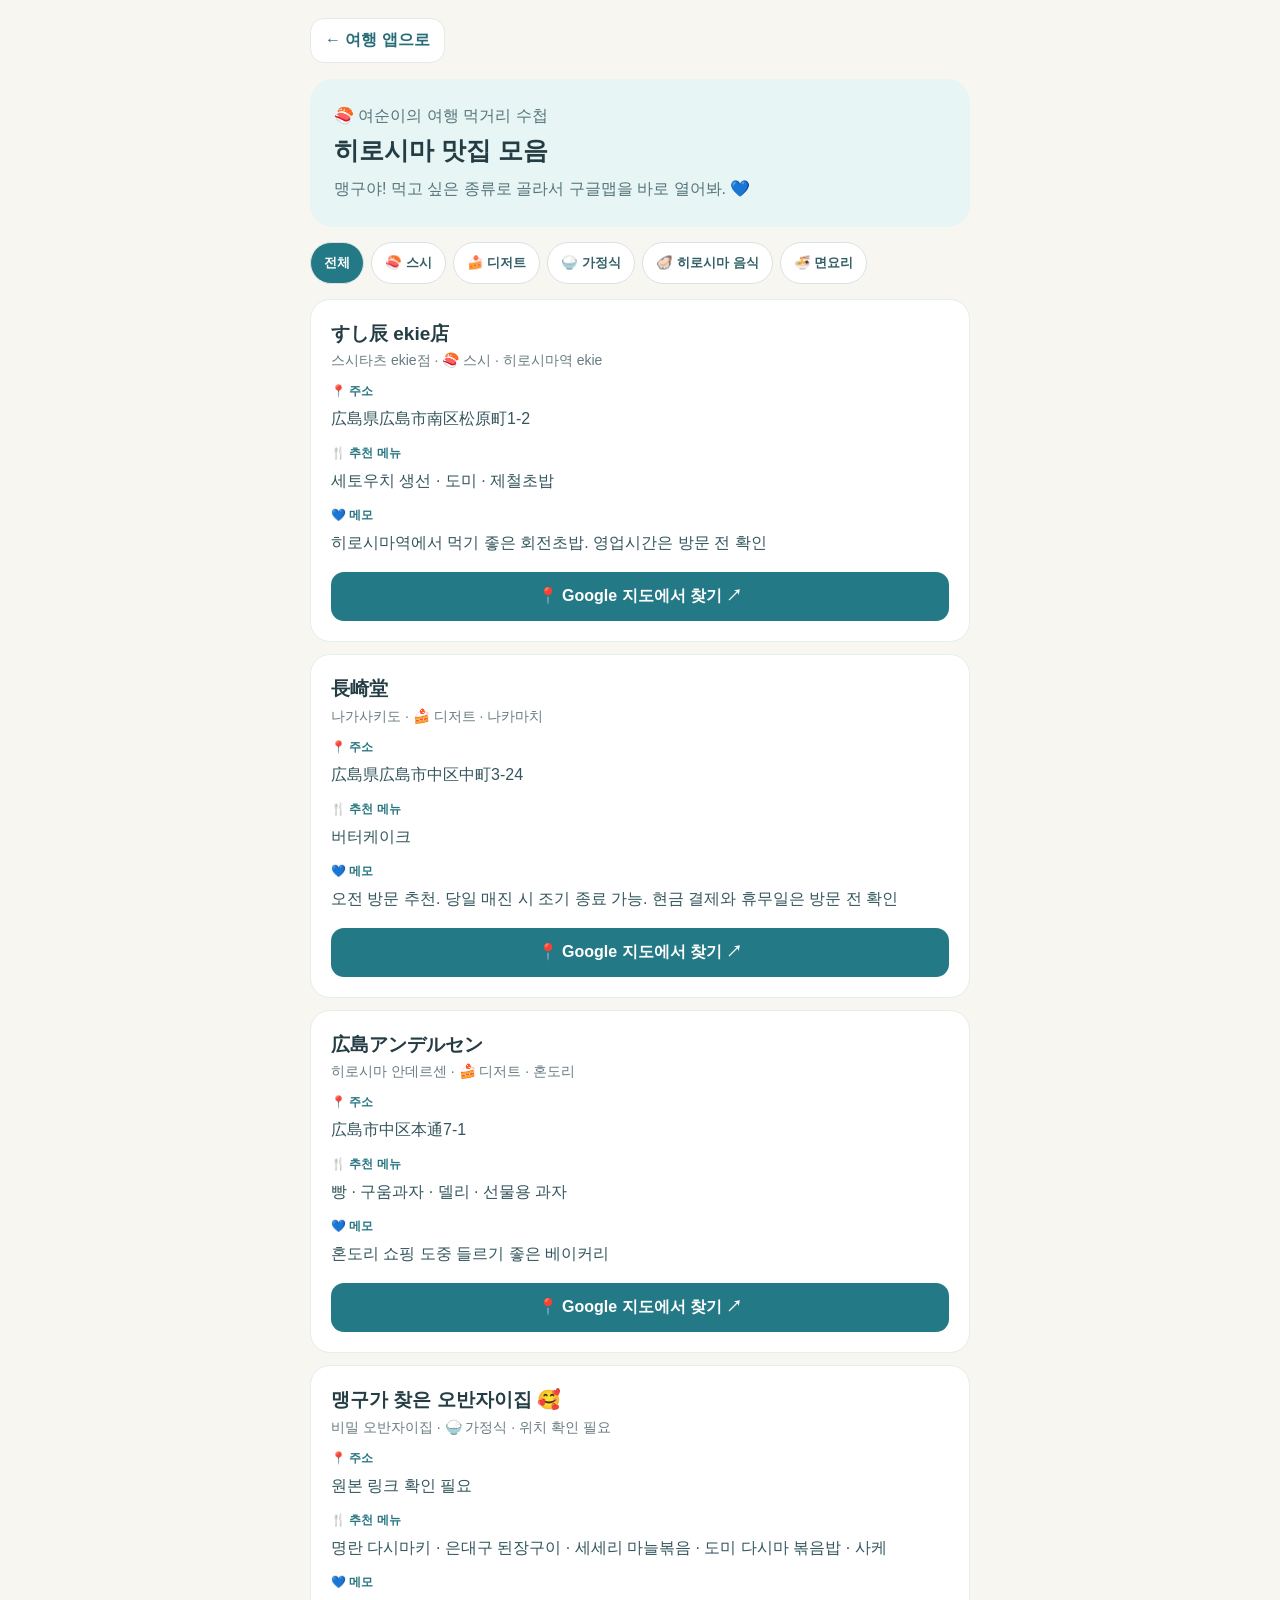
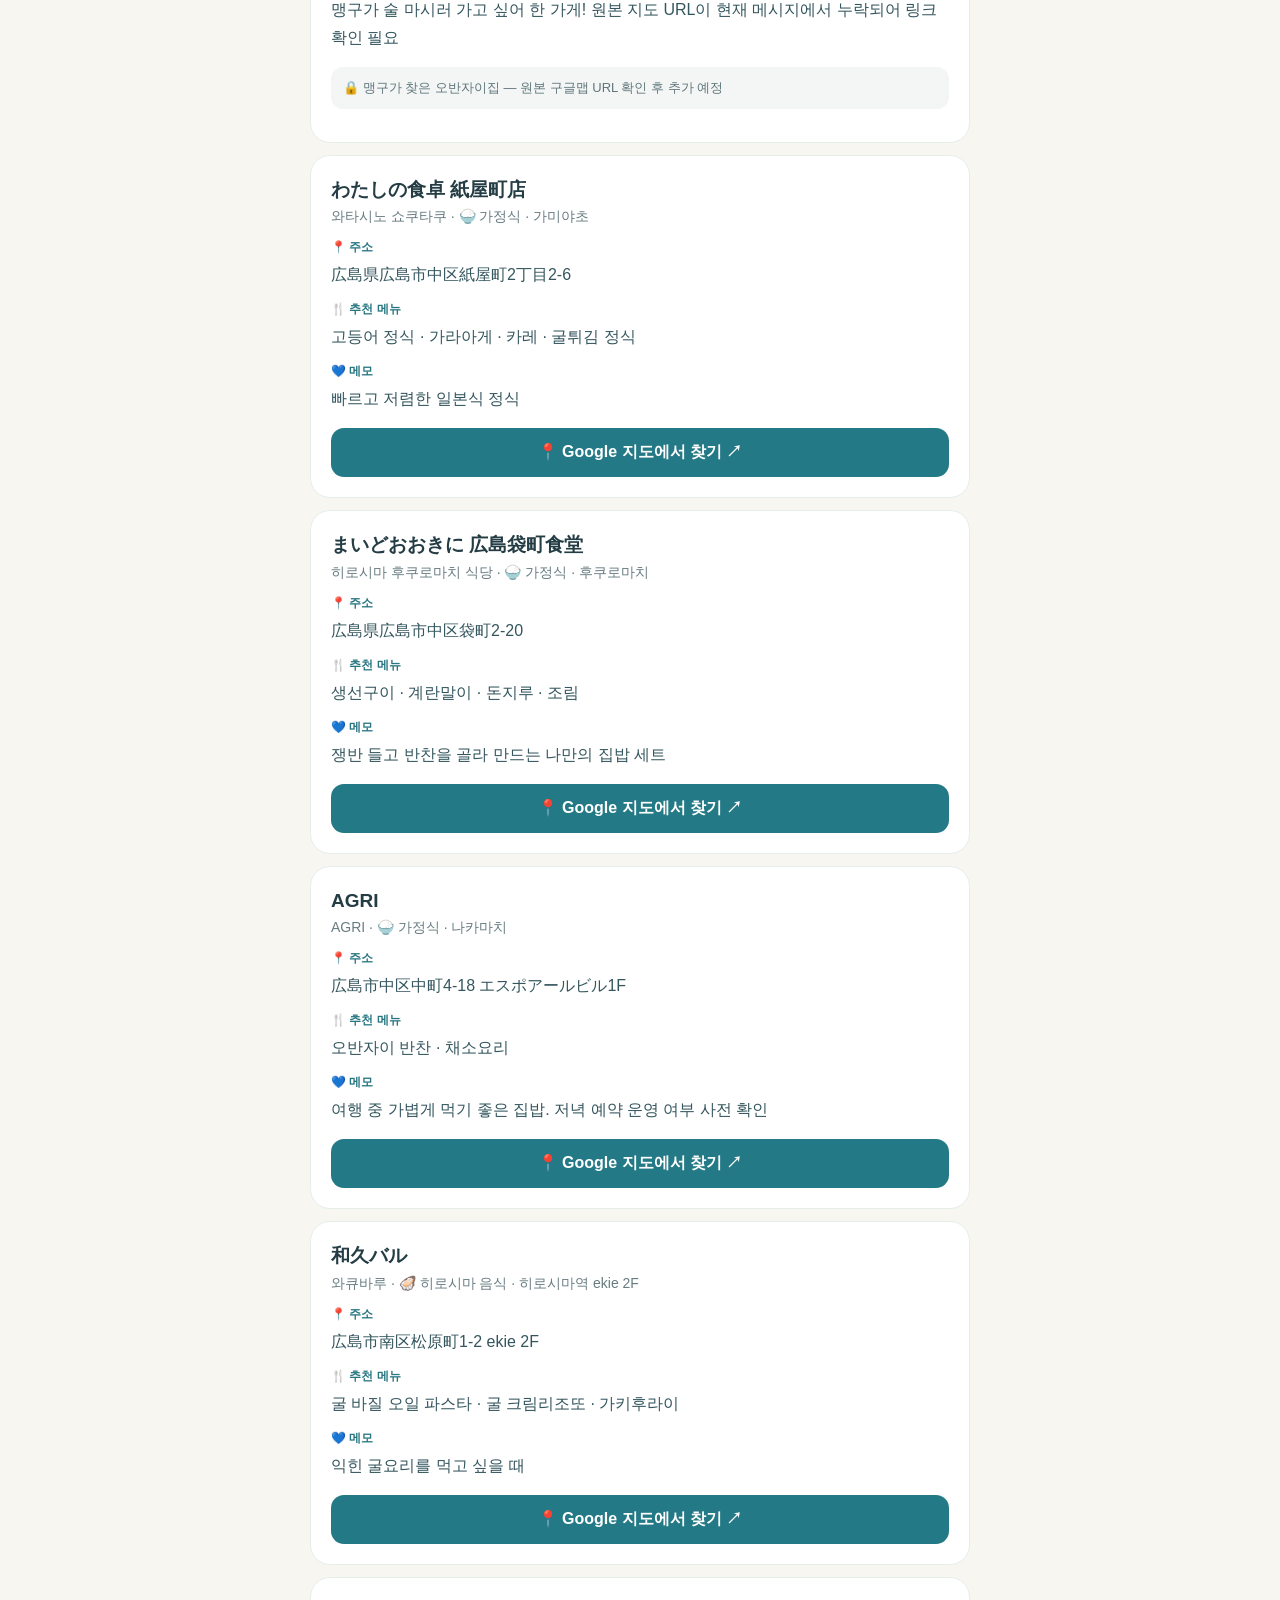
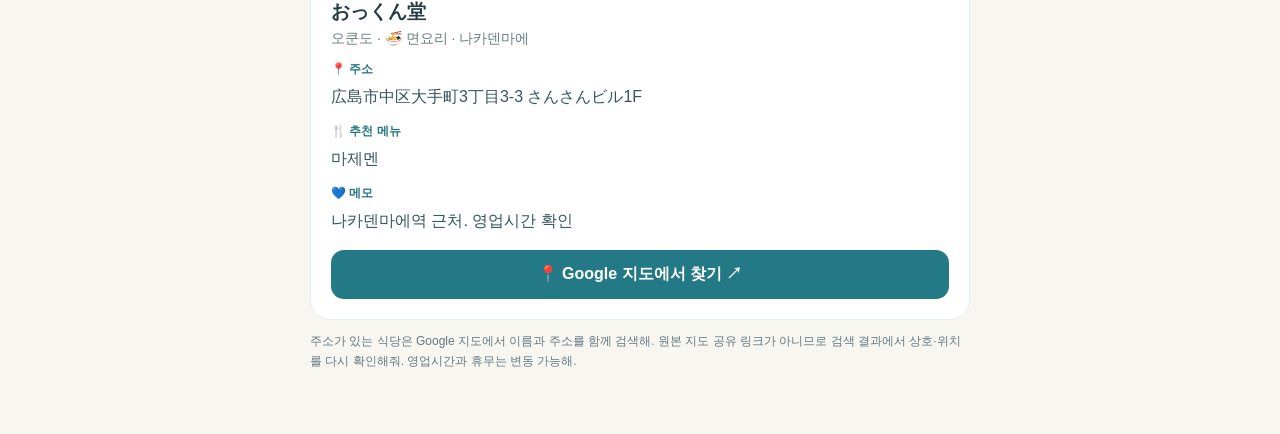
<file: restaurants.html>
<!doctype html><html lang="ko"><head><meta charset="utf-8"><meta name="viewport" content="width=device-width,initial-scale=1,viewport-fit=cover"><title>여순이의 히로시마 맛집 · MENGU TRIP</title><style>:root{font-family:-apple-system,BlinkMacSystemFont,"Apple SD Gothic Neo","Malgun Gothic",sans-serif;background:#f8f6f0;color:#243d44}*{box-sizing:border-box}body{margin:0;padding:18px 14px 50px}.wrap{max-width:660px;margin:auto}.back{display:inline-block;text-decoration:none;color:#286e78;background:white;padding:11px 14px;border:1px solid #e3e9e7;border-radius:14px;font-weight:700;margin-bottom:16px}.hero{padding:24px;border-radius:23px;background:#e7f5f4}.hero h1{font-size:25px;margin:5px 0 9px}.hero p{margin:0;line-height:1.65;color:#56747a}.filters{display:flex;gap:7px;overflow:auto;padding:15px 0}.chip{white-space:nowrap;border:1px solid #d8e4e3;background:white;border-radius:999px;padding:11px 13px;color:#325f67;font-weight:700}.chip.sel{background:#237985;color:white}.restaurant{border:1px solid #e4eeeb;border-radius:20px;background:#fff;padding:20px;margin-bottom:12px}.restaurant h2{font-size:19px;margin:0 0 4px;line-height:1.5}.ko{color:#687c81;font-size:14px;margin:0 0 13px}.tag{font-size:12px;color:#267581;font-weight:800;margin:12px 0 5px}.copy{color:#34565e;line-height:1.75;margin:0}.map{display:block;text-align:center;text-decoration:none;background:#237985;color:white;border-radius:13px;padding:14px;font-weight:800;margin-top:15px}.muted{background:#f4f6f5;border-radius:12px;padding:12px;color:#60767b;margin-top:15px;font-size:13px}.foot{font-size:12px;color:#647982;line-height:1.65}</style></head><body><main class="wrap"><a class="back" href="./index.html">← 여행 앱으로</a><header class="hero"><p>🍣 여순이의 여행 먹거리 수첩</p><h1>히로시마 맛집 모음</h1><p>맹구야! 먹고 싶은 종류로 골라서 구글맵을 바로 열어봐. 💙</p></header><nav id="filters" class="filters" aria-label="음식 종류 선택"></nav><div id="list"></div><p class="foot">주소가 있는 식당은 Google 지도에서 이름과 주소를 함께 검색해. 원본 지도 공유 링크가 아니므로 검색 결과에서 상호·위치를 다시 확인해줘. 영업시간과 휴무는 변동 가능해.</p></main><script>const places=[{"id":1,"name":"すし辰 ekie店","ko":"스시타츠 ekie점","category":"🍣 스시","area":"히로시마역 ekie","address":"広島県広島市南区松原町1-2","recommend":"세토우치 생선 · 도미 · 제철초밥","memo":"히로시마역에서 먹기 좋은 회전초밥. 영업시간은 방문 전 확인"},{"id":2,"name":"長崎堂","ko":"나가사키도","category":"🍰 디저트","area":"나카마치","address":"広島県広島市中区中町3-24","recommend":"버터케이크","memo":"오전 방문 추천. 당일 매진 시 조기 종료 가능. 현금 결제와 휴무일은 방문 전 확인"},{"id":3,"name":"広島アンデルセン","ko":"히로시마 안데르센","category":"🍰 디저트","area":"혼도리","address":"広島市中区本通7-1","recommend":"빵 · 구움과자 · 델리 · 선물용 과자","memo":"혼도리 쇼핑 도중 들르기 좋은 베이커리"},{"id":4,"name":"맹구가 찾은 오반자이집 🥰","ko":"비밀 오반자이집","category":"🍚 가정식","area":"위치 확인 필요","address":"","recommend":"명란 다시마키 · 은대구 된장구이 · 세세리 마늘볶음 · 도미 다시마 볶음밥 · 사케","memo":"맹구가 술 마시러 가고 싶어 한 가게! 원본 지도 URL이 현재 메시지에서 누락되어 링크 확인 필요"},{"id":5,"name":"わたしの食卓 紙屋町店","ko":"와타시노 쇼쿠타쿠","category":"🍚 가정식","area":"가미야초","address":"広島県広島市中区紙屋町2丁目2-6","recommend":"고등어 정식 · 가라아게 · 카레 · 굴튀김 정식","memo":"빠르고 저렴한 일본식 정식"},{"id":6,"name":"まいどおおきに 広島袋町食堂","ko":"히로시마 후쿠로마치 식당","category":"🍚 가정식","area":"후쿠로마치","address":"広島県広島市中区袋町2-20","recommend":"생선구이 · 계란말이 · 돈지루 · 조림","memo":"쟁반 들고 반찬을 골라 만드는 나만의 집밥 세트"},{"id":7,"name":"AGRI","ko":"AGRI","category":"🍚 가정식","area":"나카마치","address":"広島市中区中町4-18 エスポアールビル1F","recommend":"오반자이 반찬 · 채소요리","memo":"여행 중 가볍게 먹기 좋은 집밥. 저녁 예약 운영 여부 사전 확인"},{"id":8,"name":"和久バル","ko":"와큐바루","category":"🦪 히로시마 음식","area":"히로시마역 ekie 2F","address":"広島市南区松原町1-2 ekie 2F","recommend":"굴 바질 오일 파스타 · 굴 크림리조또 · 가키후라이","memo":"익힌 굴요리를 먹고 싶을 때"},{"id":9,"name":"おっくん堂","ko":"오쿤도","category":"🍜 면요리","area":"나카덴마에","address":"広島市中区大手町3丁目3-3 さんさんビル1F","recommend":"마제멘","memo":"나카덴마에역 근처. 영업시간 확인"}];let selected='전체';const filter=document.getElementById('filters'),list=document.getElementById('list');function el(tag,cls,txt){const e=document.createElement(tag);if(cls)e.className=cls;if(txt!==undefined)e.textContent=txt;return e;}function draw(){const cats=['전체',...new Set(places.map(p=>p.category))];filter.replaceChildren(...cats.map(c=>{const b=el('button','chip'+(c===selected?' sel':''),c);b.type='button';b.onclick=()=>{selected=c;draw();};return b;}));list.replaceChildren(...places.filter(p=>selected==='전체'||selected===p.category).map(p=>{const box=el('article','restaurant');box.append(el('h2','',p.name),el('p','ko',p.ko+' · '+p.category+' · '+p.area));const t1=el('div','tag','📍 주소');box.append(t1,el('p','copy',p.address||'원본 링크 확인 필요'));box.append(el('div','tag','🍴 추천 메뉴'),el('p','copy',p.recommend),el('div','tag','💙 메모'),el('p','copy',p.memo));if(p.address){const a=el('a','map','📍 Google 지도에서 찾기 ↗');a.href='https://www.google.com/maps/search/?api=1&query='+encodeURIComponent(p.name+' '+p.address);a.target='_blank';a.rel='noopener noreferrer';box.append(a);}else{box.append(el('p','muted','🔒 맹구가 찾은 오반자이집 — 원본 구글맵 URL 확인 후 추가 예정'));}return box;}));}draw();</script></body></html>
</file>
<file: style.css>
/* NanumSquare Neo: place user-owned WOFF2 files in assets/fonts/ */
@font-face{font-family:'NanumSquareNeo';src:url('./assets/fonts/NanumSquareNeo-Bold.woff2') format('woff2');font-style:normal;font-weight:500;font-display:swap}
@font-face{font-family:'NanumSquareNeo';src:url('./assets/fonts/NanumSquareNeo-Bold.woff2') format('woff2');font-style:normal;font-weight:700;font-display:swap}
@font-face{font-family:'NanumSquareNeo';src:url('./assets/fonts/NanumSquareNeo-ExtraBold.woff2') format('woff2');font-style:normal;font-weight:800 900;font-display:swap}
:root{--sea:#496f80;--mist:#d9e9e9;--sand:#f8f6f0;--coral:#cf8971;--ink:#263940;--muted:#677f86;--line:#dde4e2;--white:#fff}*{box-sizing:border-box}html{font-family:'NanumSquareNeo',-apple-system,BlinkMacSystemFont,'Apple SD Gothic Neo','Noto Sans KR',sans-serif;background:var(--sand);color:var(--ink)}body{margin:0}button,input,select,textarea{font:inherit}button{cursor:pointer}button:focus-visible,input:focus-visible{outline:3px solid #cf8971;outline-offset:2px}#app{max-width:600px;margin:auto;min-height:100dvh;padding-bottom:calc(156px + env(safe-area-inset-bottom))}.top{padding:calc(25px + env(safe-area-inset-top)) 20px 14px;display:flex;justify-content:space-between;align-items:center}.eyebrow{font-size:10px;letter-spacing:.17em;color:var(--sea);font-weight:800}.top h1{font-size:25px;line-height:1.3;margin:8px 0 0}.topmark{font-size:28px;color:var(--coral)}main{padding:0 16px}.hero{background:linear-gradient(135deg,#dae8e7,#f1eee1);border-radius:24px;padding:24px 20px;margin-bottom:18px}.hero h2{font-size:24px;margin:7px 0}.hero p{line-height:1.6;margin:5px 0;color:#4e6b73}.pill{display:inline-block;padding:6px 10px;font-size:11px;font-weight:800;letter-spacing:.04em;color:var(--sea);background:#fff9;border-radius:99px}.section-head{display:flex;align-items:center;justify-content:space-between;margin:24px 4px 11px}.section-head h2{font-size:17px;margin:0}.section-head small,.muted{color:var(--muted)}.card{border:1px solid var(--line);background:var(--white);padding:17px;border-radius:19px;margin-bottom:11px;box-shadow:0 2px 12px #26394006}.card h3{font-size:16px;margin:0 0 8px}.card p{margin:5px 0;color:var(--muted);line-height:1.65;font-size:14px}.stack{display:grid;gap:9px}.row{display:flex;align-items:center;justify-content:space-between;gap:10px}.row .copy{min-width:0}.small{font-size:12px;color:var(--muted)}.btn{border:0;background:var(--sea);color:white;border-radius:13px;min-height:47px;padding:11px 15px;font-weight:750}.btn.secondary{background:#e9f0ef;color:var(--sea)}.btn.ghost{background:white;border:1px solid var(--line);color:var(--ink)}.btn:disabled{opacity:.5}.full{width:100%}.linkbtn{border:0;background:transparent;color:var(--sea);font-weight:750;padding:11px;min-height:44px}.daycard{width:100%;text-align:left;background:#fff;border:1px solid var(--line);border-radius:17px;padding:15px;margin-bottom:10px;color:var(--ink)}.daycard strong{font-size:16px}.daycard .small{margin-top:6px;display:block}.chips{display:flex;flex-wrap:wrap;gap:8px;margin:12px 0}.chip{border:1px solid #cbdad9;background:white;color:var(--sea);border-radius:999px;padding:10px 14px;min-height:42px}.chip.active{background:var(--sea);color:white;border-color:var(--sea)}.check{display:flex;align-items:flex-start;gap:13px;padding:12px 0;border-bottom:1px solid #edf0ef;min-height:49px}.check:last-child{border-bottom:0}.check input{width:22px;height:22px;flex:0 0 auto;accent-color:var(--sea)}.check .done{text-decoration:line-through;color:#94a3a5}.itemtitle{font-size:14px;line-height:1.5}.progress{height:8px;background:#e7eeec;border-radius:99px;overflow:hidden;margin:10px 0}.progress>div{height:100%;background:var(--sea);transition:width .2s}.tabs{position:fixed;bottom:0;left:50%;transform:translateX(-50%);width:min(100%,600px);height:calc(69px + env(safe-area-inset-bottom));padding:7px 7px env(safe-area-inset-bottom);background:#fffc;backdrop-filter:blur(15px);display:flex;box-shadow:0 -2px 18px #1a344113;z-index:10;border-top:1px solid var(--line)}.tabs button{flex:1;border:0;background:none;color:#85959a;font-size:11px;display:flex;align-items:center;justify-content:center;gap:3px;flex-direction:column;min-height:53px}.tabs button span{font-size:22px}.tabs button.active{color:var(--sea);font-weight:850}.calm-fab{position:fixed;z-index:11;bottom:calc(80px + env(safe-area-inset-bottom));left:50%;transform:translateX(-50%);background:var(--coral);color:white;border:0;border-radius:999px;padding:13px 22px;font-weight:800;min-height:52px;box-shadow:0 7px 22px #974d3f35;white-space:nowrap}.calm-fab.hidden{display:none}.back{margin-bottom:12px}.timeline{border-left:2px solid var(--mist);margin-left:9px;padding-left:19px}.timeline .card{position:relative}.timeline .card:before{content:'';position:absolute;width:11px;height:11px;border-radius:100%;background:var(--sea);top:20px;left:-26px}.notice{border-radius:16px;background:#eaf1f1;padding:15px;color:var(--sea);line-height:1.65;font-size:14px;margin:12px 0}.warn{background:#fff0e9;color:#835643}.field{display:block;font-size:13px;font-weight:700;margin:12px 0 5px}.input{border:1px solid #cbd6d5;background:white;border-radius:11px;width:100%;padding:12px;min-height:47px;color:var(--ink)}.calm-page{min-height:58vh;display:flex;flex-direction:column;gap:14px}.calm-intro{text-align:center;padding:22px 8px}.calm-intro h2{font-size:25px;line-height:1.4}.calm-intro p{color:var(--muted);line-height:1.8}.calm-circle{height:142px;width:142px;background:var(--mist);border-radius:100%;margin:10px auto;display:grid;place-items:center;color:var(--sea);font-weight:800;transition:transform 4s ease-in-out}.calm-circle.breathing{animation:breathe 10s ease-in-out infinite}@keyframes breathe{0%,100%{transform:scale(.82)}40%{transform:scale(1.15)}}@media(prefers-reduced-motion:reduce){.calm-circle.breathing{animation:none}}.timer{text-align:center;font-size:54px;font-variant-numeric:tabular-nums;letter-spacing:-2px;margin:20px 0}.actions{display:flex;gap:9px}.actions>*{flex:1}.empty{padding:20px;color:var(--muted);text-align:center}.footnote{color:var(--muted);font-size:12px;line-height:1.5;margin:14px 4px}.divider{height:1px;background:var(--line);margin:15px 0}

/* v1.1 additions */
.placegrid{display:grid;grid-template-columns:repeat(2,minmax(0,1fr));gap:9px;margin-top:13px}.place-link{min-height:48px;border-radius:12px;border:1px solid #d3e1df;display:flex;align-items:center;justify-content:center;text-decoration:none;color:var(--sea);background:#f1f6f5;font-size:13px;font-weight:750;padding:9px}.two{display:grid;grid-template-columns:repeat(2,minmax(0,1fr));gap:12px}.flag{display:flex;align-items:center;gap:9px;margin:12px 0;color:var(--ink);font-size:14px}.flag input{width:20px;height:20px;accent-color:var(--sea)}.shoprow{display:flex;align-items:flex-start;gap:8px;justify-content:space-between}.shopcheck{flex:1;min-width:0;border:0;padding:4px 0}.shopcheck .small{display:block;margin-top:4px}.shoptools{display:flex;flex-direction:column}.shoptools .linkbtn{font-size:12px;min-height:35px;padding:5px}.danger{color:#b65950}.subtle-link{display:inline-block;color:var(--sea);font-size:12px;margin-top:10px;text-decoration:none}.stack .field{margin-bottom:-4px}#shopForm{gap:10px}#shopForm .field{margin-top:3px}input[type=file]{font-size:12px}

/* v1.2 schedule editor */
.schedule-actions{display:flex;justify-content:flex-end;gap:6px;border-top:1px solid var(--line);margin-top:8px}.schedule-actions .linkbtn{font-size:13px}#scheduleForm,#dayHeadForm{padding-top:10px}#scheduleForm .field,#dayHeadForm .field{margin-bottom:-5px}.section-head .btn{font-size:12px;min-height:39px;padding:8px 12px} 

/* v1.3 itinerary transport cards */
.route-extra{margin:11px 0 15px;display:flex;flex-wrap:wrap;gap:7px}.route-chip{display:inline-flex;padding:6px 9px;border-radius:9px;background:#edf4f4;color:#426c78;font-size:12px;font-weight:700}.route-backup{flex:0 0 100%;padding:12px;border-radius:12px;background:#fcf3e7;border:1px solid #eedfc9;color:#685442}.route-backup strong{font-size:13px}.route-backup p{margin:5px 0 0;white-space:pre-line;font-size:13px}.route-official{color:var(--sea);text-decoration:none;font-size:13px;display:inline-flex;min-height:42px;align-items:center;padding:6px 8px;border:1px solid #d3e1df;border-radius:9px}.route-overview p{font-size:14px;line-height:1.6}.route-overview .btn{margin-top:10px}.timeline .card p{white-space:pre-line}
/* v1.4 saved places */
.place-buttons{display:grid;grid-template-columns:1fr 1fr;gap:8px;margin:12px 0}.place-buttons .btn{display:flex;justify-content:center;align-items:center;text-decoration:none;font-size:12px;padding:9px 6px;text-align:center}.place-schedule-form{border-top:1px solid var(--line);padding-top:10px}.place-schedule-form .btn{margin-top:9px}.chips{gap:6px}.chips .chip{padding:9px 11px;font-size:12px}


/* MENGU TRIP 1.5 - Mobile polish / Figma-aligned semantic tokens */
:root{
 --color-surface:#fff;--color-background:#f8f6f0;--color-primary:#496f80;
 --color-primary-soft:#e9f0ef;--color-accent:#cf8971;--color-border:#dde4e2;
 --radius-sm:12px;--radius-md:16px;--radius-lg:20px;--radius-xl:24px;
 --space-2:8px;--space-3:12px;--space-4:16px;--space-5:20px;
 --nav-height:70px;--fab-height:50px
}
html{-webkit-text-size-adjust:100%;scroll-behavior:smooth}
body{overscroll-behavior-y:contain}
button,input,select,textarea{-webkit-tap-highlight-color:transparent}
button{touch-action:manipulation}
button:active{filter:brightness(.96)}
#app{padding-bottom:calc(var(--nav-height) + var(--fab-height) + 43px + env(safe-area-inset-bottom));overflow-x:clip}
.top{padding-inline:max(20px,env(safe-area-inset-left));padding-right:max(20px,env(safe-area-inset-right))}
main{padding-inline:16px;min-width:0}
.hero{position:relative;overflow:hidden;border:1px solid #d4e4e1;box-shadow:0 5px 22px #294e5a09}
.hero:after{content:'✳';position:absolute;right:18px;top:10px;font-size:62px;font-weight:400;color:#496f8017;pointer-events:none}
.hero h2,.hero p,.hero .pill{position:relative;z-index:1}
.card{border-radius:var(--radius-lg);box-shadow:0 4px 16px #26394008}
.card h3{line-height:1.45}
.btn,.chip,.daycard,.place-link,.input{transition:background-color .15s ease,border-color .15s ease,box-shadow .15s ease}
.btn{border-radius:var(--radius-sm);font-weight:800;line-height:1.4;display:inline-flex;align-items:center;justify-content:center;text-align:center;gap:6px}
.btn.secondary{background:var(--color-primary-soft)}
.btn:focus-visible,.chip:focus-visible,.daycard:focus-visible,.tabs button:focus-visible,.calm-fab:focus-visible{outline:3px solid var(--coral);outline-offset:2px}
.input{font-size:16px;max-width:100%;line-height:1.5;appearance:auto}
textarea.input{resize:vertical}
.field{line-height:1.5}
.chips{gap:8px;padding:2px 0 5px}
.chip{min-height:44px;font-weight:750}
.pill{font-weight:800}
.daycard{display:block;min-height:104px;box-shadow:0 3px 14px #26394008}
.daycard:active{background:#f5faf8}
.section-head{gap:8px}
.section-head h2{line-height:1.4}
.section-head .btn{flex-shrink:0}
.schedule-actions{min-height:48px;align-items:center}
.route-chip{line-height:1.5}
.shoprow .check{border:0}
.shoptools .linkbtn{min-height:44px;padding:8px}
.place-buttons .btn{min-height:48px}
.tabs{height:calc(var(--nav-height) + env(safe-area-inset-bottom));padding:5px max(6px,env(safe-area-inset-left)) env(safe-area-inset-bottom);background:#fffefaed;backdrop-filter:blur(20px);-webkit-backdrop-filter:blur(20px)}
.tabs button{font-size:11px;font-weight:700;min-width:0;border-radius:12px;line-height:1.25}
.tabs button span{line-height:1.15;font-size:23px}
.tabs button.active{background:#e9f0ef;color:var(--sea)}
.calm-fab{bottom:calc(var(--nav-height) + 12px + env(safe-area-inset-bottom));min-height:var(--fab-height);padding:12px 20px;max-width:calc(100vw - 28px);box-shadow:0 9px 25px #974d3f30}
.calm-page .calm-intro{padding-inline:12px}
@media(max-width:360px){.top h1{font-size:22px}.tabs button{font-size:10px}.tabs button span{font-size:20px}.card{padding:14px}.hero{padding:20px 17px}.two{gap:8px}.calm-fab{padding:10px 15px}}
@media(min-width:601px){.calm-fab{left:50%}}
@media(prefers-reduced-motion:reduce){html{scroll-behavior:auto}*,*:before,*:after{transition:none!important}}


/* v1.5.1 form spacing + visual polish */
.check{align-items:center;gap:12px;padding:14px 0;}
.check input{margin:0;align-self:center}
.itemtitle{display:flex;align-items:center;min-height:24px}
.shopcheck .itemtitle{display:block;min-height:initial}
.flag{align-items:center}
.form-stack{gap:8px}
.form-stack .field{display:block;margin:4px 0 0;line-height:1.45}
.form-stack .input{margin:0}
.form-stack .small{margin:2px 0 6px;line-height:1.55}
.two{gap:14px}
.two>div{display:flex;flex-direction:column;gap:8px;min-width:0}
select.input,input.input,textarea.input{font-size:16px}
.schedule-actions{margin-top:12px;padding-top:10px}
.daycard{position:relative;padding:17px 16px 16px;border-radius:20px;overflow:hidden}
.daycard:before{content:'';position:absolute;inset:0 0 auto 0;height:4px;background:linear-gradient(90deg,var(--mist),#eef4f3)}
.daycard-emoji{display:inline-flex;align-items:center;justify-content:center;width:38px;height:38px;border-radius:14px;background:#eef4f3;font-size:20px;box-shadow:inset 0 0 0 1px #dce8e6}
.daycard-title{display:flex;align-items:flex-start;gap:12px;margin-top:12px}
.daycard-text{min-width:0;display:grid;gap:6px;text-align:left}
.daycard strong{display:block;line-height:1.45}
.daycard .small{line-height:1.55}
.day-hero-title{display:flex;align-items:center;gap:10px;flex-wrap:wrap}
.day-hero-title .emoji{display:inline-flex;width:40px;height:40px;align-items:center;justify-content:center;border-radius:14px;background:#eef4f3;font-size:22px}
.tabs button{border-radius:16px;transition:background .2s ease,color .2s ease,transform .12s ease}
.tabs button span{font-size:19px;line-height:1}
.tabs button.active{background:#eef4f3;color:var(--sea);font-weight:850}
.tabs button:active{transform:translateY(1px)}
@media (max-width:380px){
  .daycard-title{gap:10px}
  .daycard-emoji{width:34px;height:34px;font-size:18px}
  .tabs button{font-size:10px}
}

/* v1.5.2: Medium is the default reading weight; bold weights remain unchanged. */
html{font-weight:500}
body{font-weight:500}
.route-chip{align-items:center;gap:3px;white-space:normal;overflow-wrap:anywhere}


/* v1.5.3: consistent transport chips and separate official reference row */
.route-extra{align-items:flex-start;gap:7px}
.route-chip{display:inline-flex;align-items:center;justify-content:center;min-height:38px;padding:8px 10px;line-height:1.35;white-space:nowrap;overflow-wrap:normal}
.route-official{display:inline-flex;align-items:center;min-height:38px;padding:8px 10px;line-height:1.35}
.route-link-row{flex:0 0 100%;display:flex;align-items:flex-start}

/* v1.6 offline notification */
.offline-banner{position:sticky;top:0;z-index:9;margin:0 16px 12px;padding:10px 13px;border:1px solid #d7e4e1;border-radius:12px;background:#e9f2f1;color:#375c6a;font-size:12px;line-height:1.5;text-align:center;font-weight:700}
.offline-banner[hidden]{display:none}
</file>
